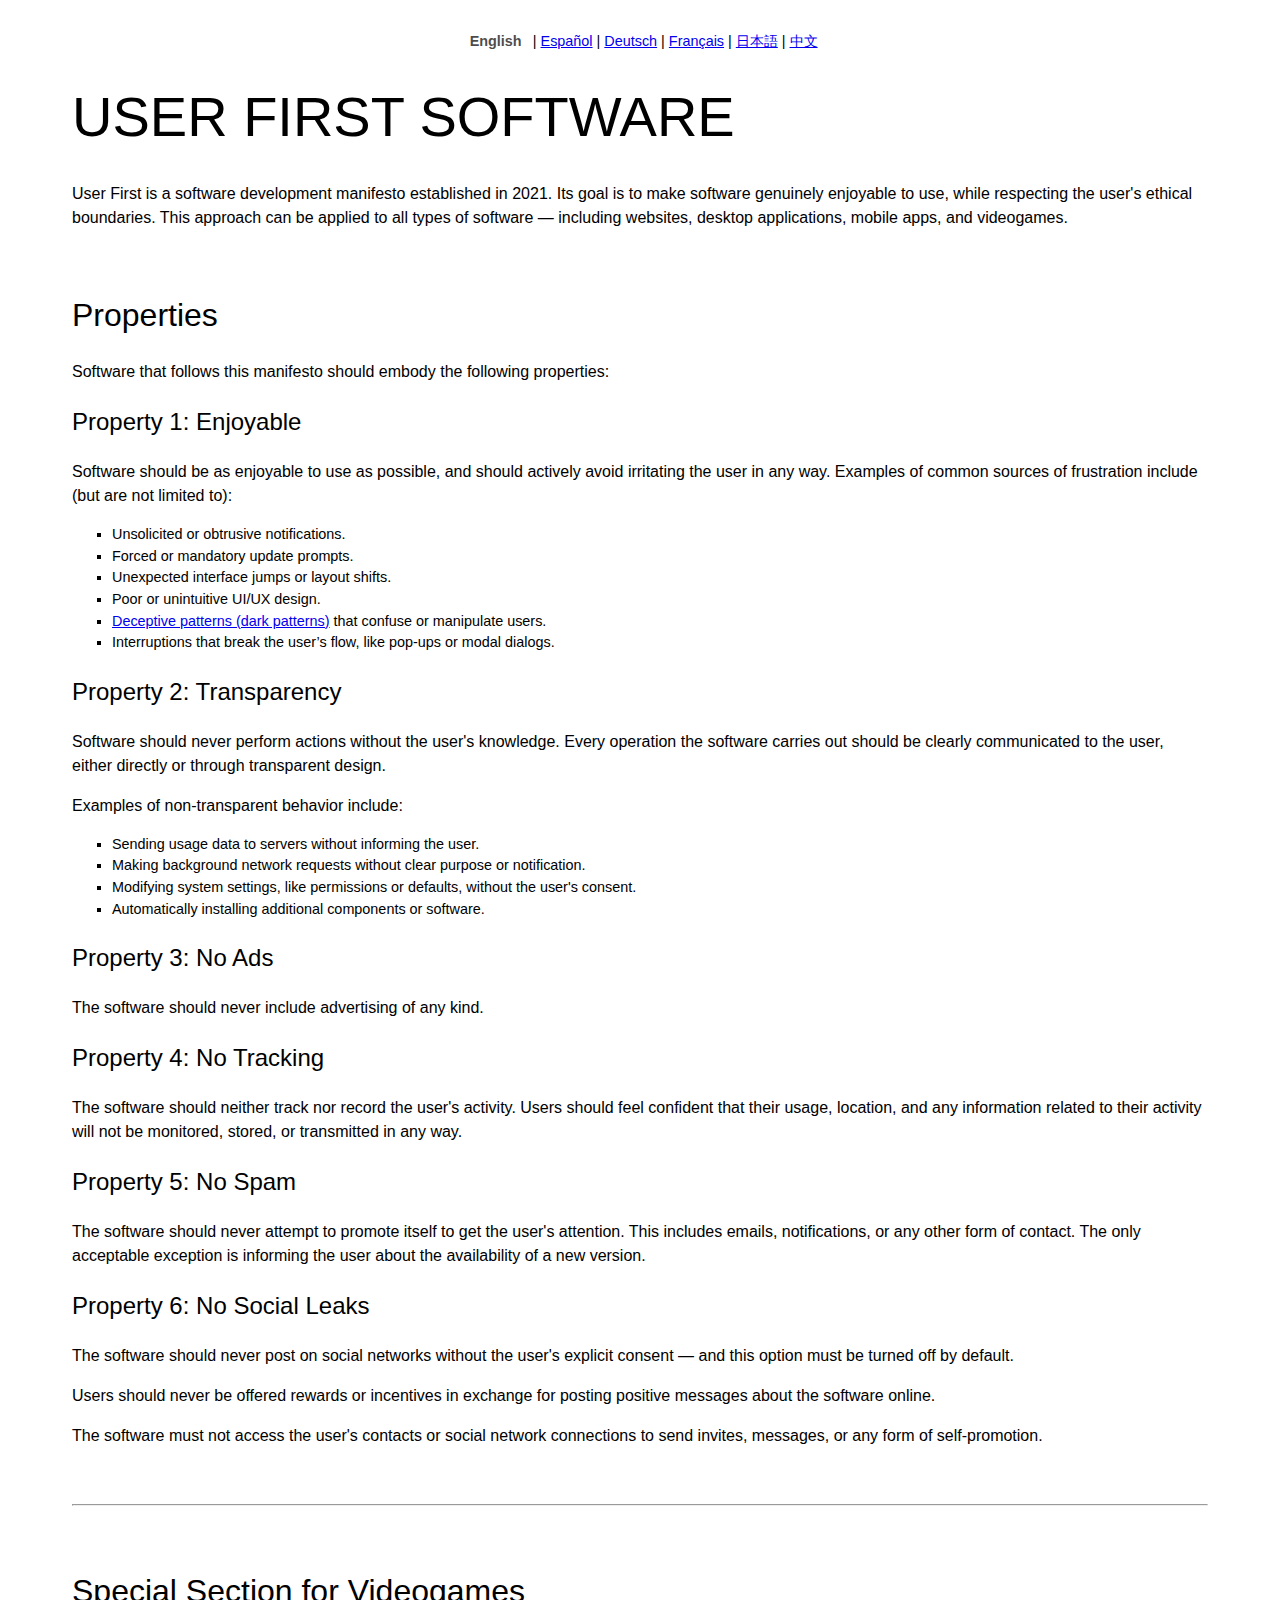
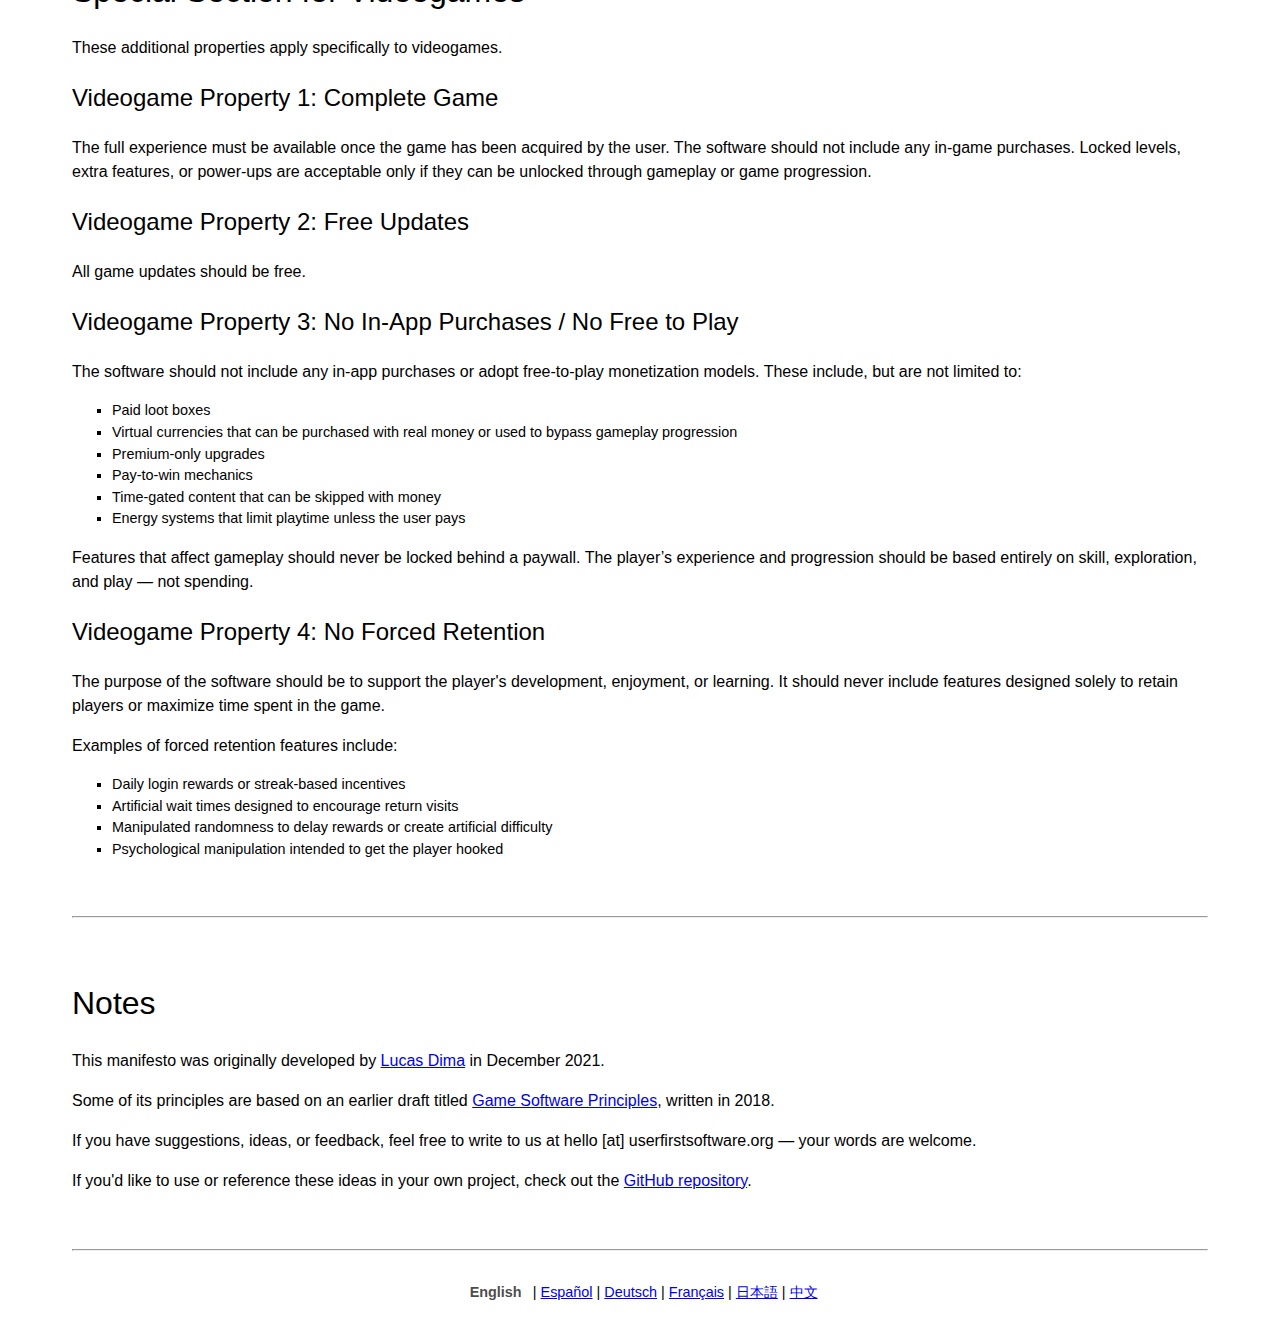
<file: index.html>
<!doctype html>
<html lang="en">
<head>
  <meta charset="utf-8">
  <meta name="viewport" content="width=device-width, initial-scale=1">
  <title>User First Software — A manifesto for ethical software</title>
  <meta name="description" content="User First Software is a manifesto for ethical, user-respecting software — established in 2021.">
  <meta name="author" content="Lucas Dima">

  <link rel="apple-touch-icon" sizes="180x180" href="/apple-touch-icon.png">
  <link rel="icon" type="image/png" sizes="32x32" href="/favicon-32x32.png">
  <link rel="icon" type="image/png" sizes="16x16" href="/favicon-16x16.png">
  <link rel="manifest" href="/site.webmanifest">
  <link rel="stylesheet" href="styles.css">

</head>

<body>

<div class="language-switcher">
  <span>English</span> |
  <a href="/es/">Español</a> |
  <a href="/de/">Deutsch</a> |
  <a href="/fr/">Français</a> |
  <a href="/ja/">日本語</a> |
  <a href="/zh/">中文</a>
</div>

<h1>User First Software</h1>
<p>
  User First is a software development manifesto established in 2021. Its goal is to make software genuinely enjoyable to use, while respecting the user's ethical boundaries. This approach can be applied to all types of software — including websites, desktop applications, mobile apps, and videogames.
</p>
<p>&nbsp;</p>
<h2>Properties</h2>
<p>
  Software that follows this manifesto should embody the following properties:
</p>
<h3>Property 1: Enjoyable</h3>
<p>
  Software should be as enjoyable to use as possible, and should actively avoid irritating the user in any way. Examples of common sources of frustration include (but are not limited to):
</p>
<ul>
  <li>Unsolicited or obtrusive notifications.</li>
  <li>Forced or mandatory update prompts.</li>
  <li>Unexpected interface jumps or layout shifts.</li>
  <li>Poor or unintuitive UI/UX design.</li>
  <li><a href="https://www.deceptive.design/types">Deceptive patterns (dark patterns)</a> that confuse or manipulate users.</li>
  <li>Interruptions that break the user’s flow, like pop-ups or modal dialogs.</li>
</ul>

<h3>Property 2: Transparency</h3>
<p>
  Software should never perform actions without the user's knowledge. Every operation the software carries out should be clearly communicated to the user, either directly or through transparent design.
</p>
<p>
  Examples of non-transparent behavior include:
</p>
<ul>
  <li>Sending usage data to servers without informing the user.</li>
  <li>Making background network requests without clear purpose or notification.</li>
  <li>Modifying system settings, like permissions or defaults, without the user's consent.</li>
  <li>Automatically installing additional components or software.</li>
</ul>


<h3>Property 3: No Ads</h3>
<p>The software should never include advertising of any kind.</p>
<h3>Property 4: No Tracking</h3>
<p>
  The software should neither track nor record the user's activity. Users should feel confident that their usage, location, and any information related to their activity will not be monitored, stored, or transmitted in any way.
</p>
<h3>Property 5: No Spam</h3>
<p>
  The software should never attempt to promote itself to get the user's attention. This includes emails, notifications, or any other form of contact. The only acceptable exception is informing the user about the availability of a new version.
</p>
<h3>Property 6: No Social Leaks</h3>
<p>
  The software should never post on social networks without the user's explicit consent — and this option must be turned off by default.
</p>
<p>
  Users should never be offered rewards or incentives in exchange for posting positive messages about the software online.
</p>
<p>
  The software must not access the user's contacts or social network connections to send invites, messages, or any form of self-promotion.
</p>
<p>&nbsp;</p>
<hr>
<p>&nbsp;</p>
<h2>Special Section for Videogames</h2>
<p>
  These additional properties apply specifically to videogames.
</p>

<h3>Videogame Property 1: Complete Game</h3>
<p>
  The full experience must be available once the game has been acquired by the user. The software should not include any in-game purchases. Locked levels, extra features, or power-ups are acceptable only if they can be unlocked through gameplay or game progression.
</p>

<h3>Videogame Property 2: Free Updates</h3>
<p>
  All game updates should be free.
</p>
<h3>Videogame Property 3: No In-App Purchases / No Free to Play</h3>
<p>
  The software should not include any in-app purchases or adopt free-to-play monetization models. These include, but are not limited to:
</p>
<ul>
  <li>Paid loot boxes</li>
  <li>Virtual currencies that can be purchased with real money or used to bypass gameplay progression</li>
  <li>Premium-only upgrades</li>
  <li>Pay-to-win mechanics</li>
  <li>Time-gated content that can be skipped with money</li>
  <li>Energy systems that limit playtime unless the user pays</li>
</ul>
<p>
  Features that affect gameplay should never be locked behind a paywall. The player’s experience and progression should be based entirely on skill, exploration, and play — not spending.
</p>

<h3>Videogame Property 4: No Forced Retention</h3>
<p>
  The purpose of the software should be to support the player's development, enjoyment, or learning. It should never include features designed solely to retain players or maximize time spent in the game.
</p>
<p>
  Examples of forced retention features include:
</p>
<ul>
  <li>Daily login rewards or streak-based incentives</li>
  <li>Artificial wait times designed to encourage return visits</li>
  <li>Manipulated randomness to delay rewards or create artificial difficulty</li>
  <li>Psychological manipulation intended to get the player hooked</li>
</ul>
<p>&nbsp;</p>
<hr>
<p>&nbsp;</p>
<h2>Notes</h2>
<p>
  This manifesto was originally developed by <a href="https://linktree.lucasdima.com/">Lucas Dima</a> in December 2021.
</p>
<p>
  Some of its principles are based on an earlier draft titled <a href="http://arithmomania.lucasdima.com/2018/05/13/software-manifesto-5/">Game Software Principles</a>, written in 2018.
</p>
<p>
  If you have suggestions, ideas, or feedback, feel free to write to us at hello [at] userfirstsoftware.org — your words are welcome.
</p>
<p>
  If you'd like to use or reference these ideas in your own project, check out the <a href="https://github.com/lucdima/user-first-software">GitHub repository</a>.
</p>
<p>&nbsp;</p>
<hr>
<div class="language-switcher">
  <span>English</span> |
  <a href="/es/">Español</a> |
  <a href="/de/">Deutsch</a> |
  <a href="/fr/">Français</a> |
  <a href="/ja/">日本語</a> |
  <a href="/zh/">中文</a>
</div>
</body>
</html>
</file>
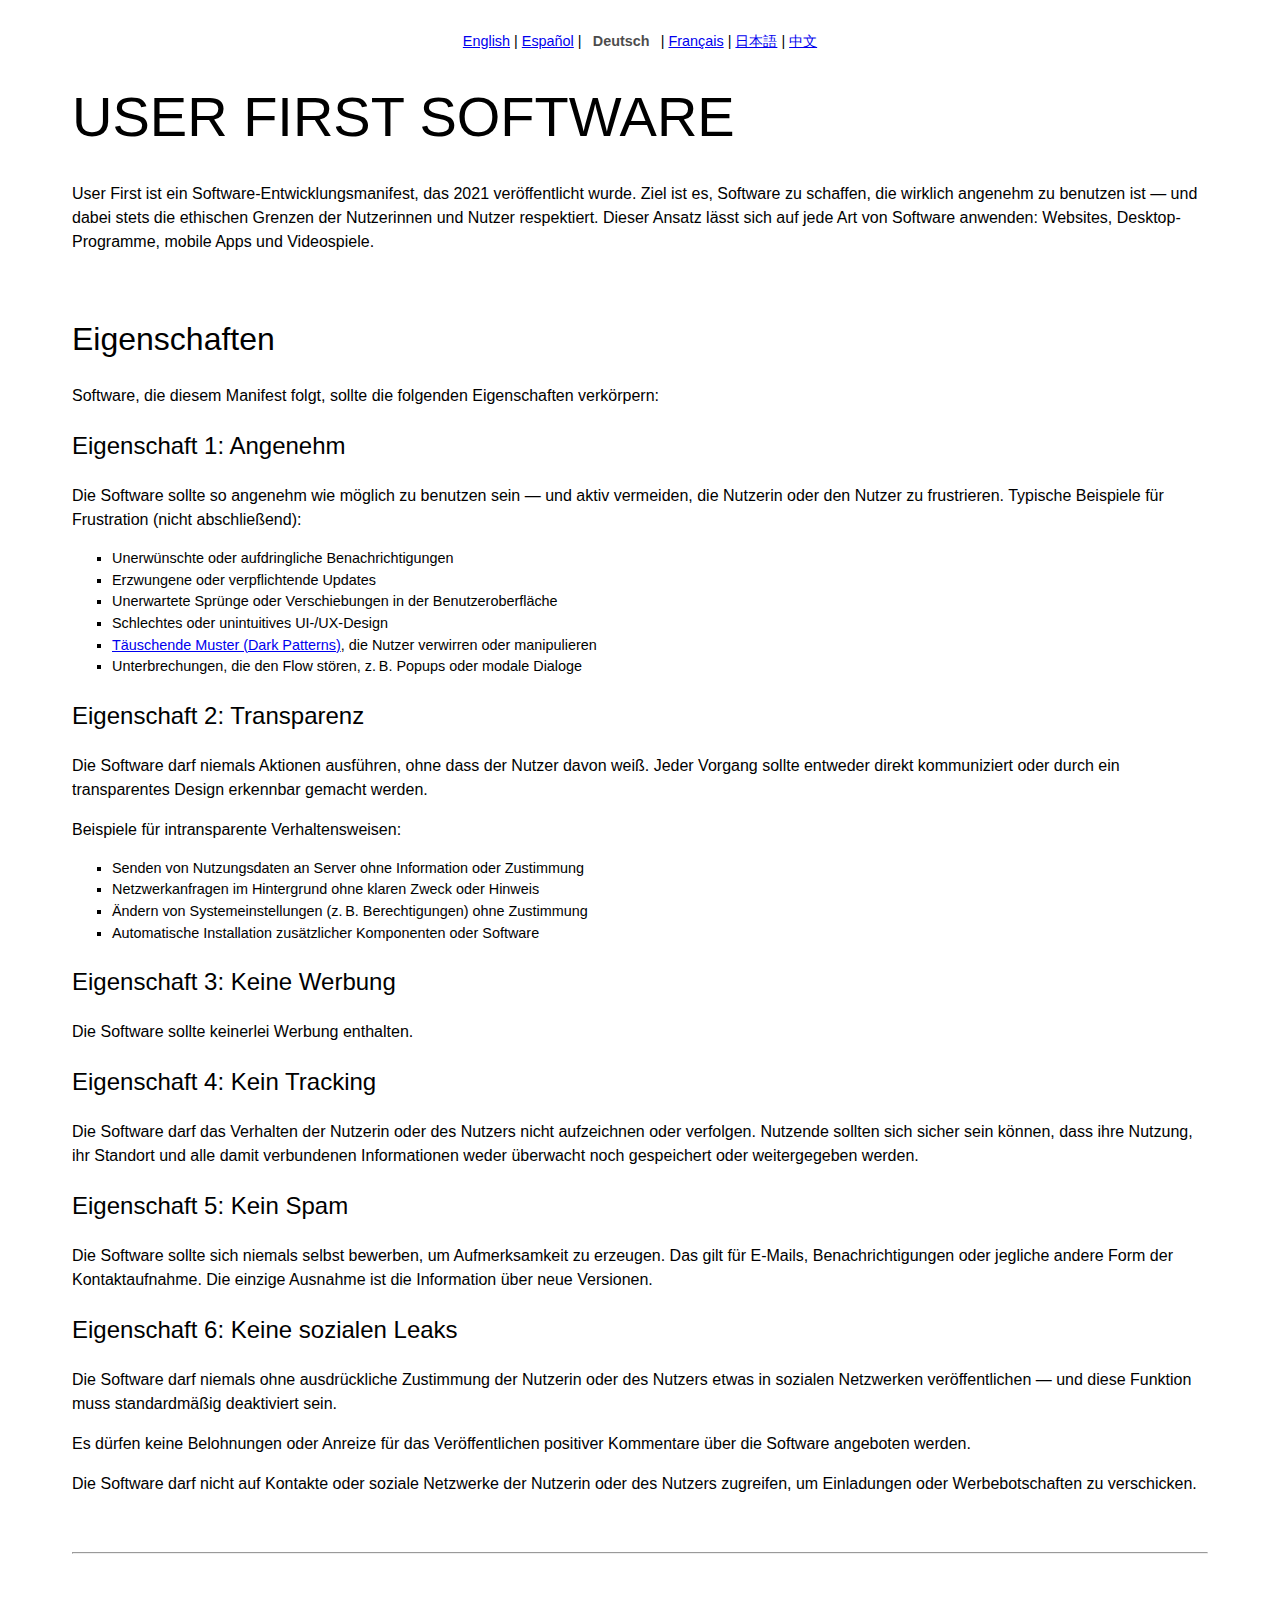
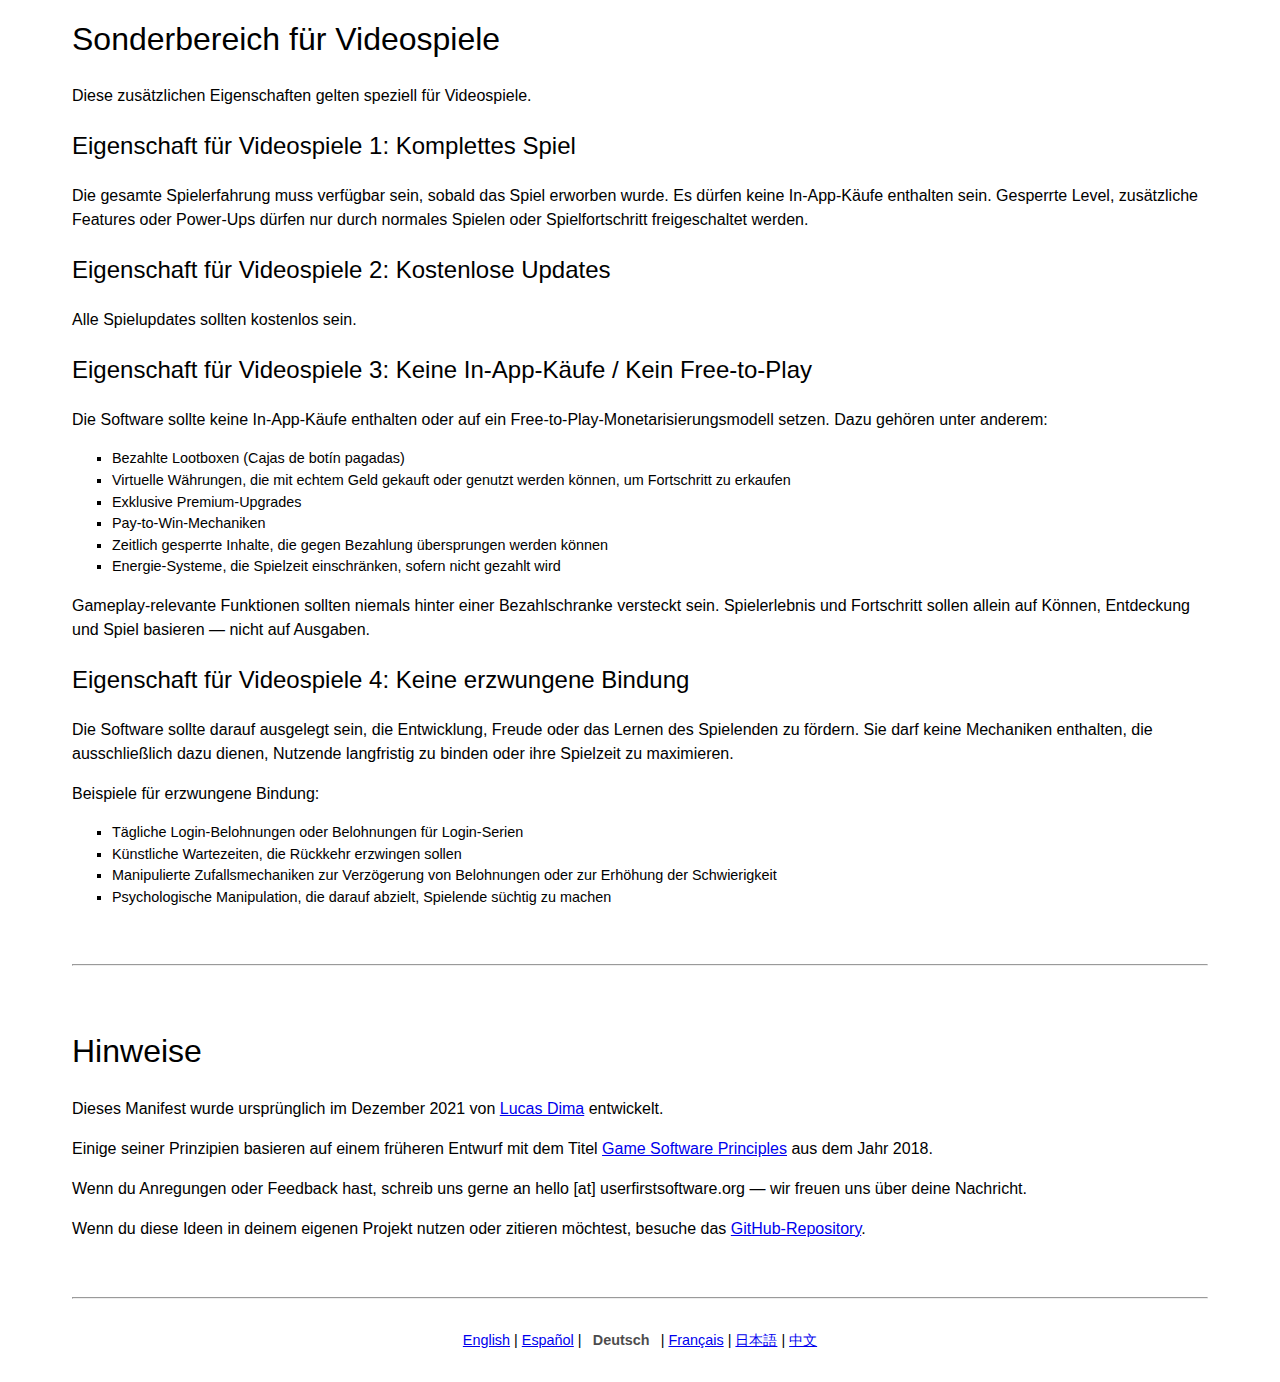
<file: de/index.html>
<!doctype html>
<html lang="de">
<head>
  <meta charset="utf-8">
  <meta name="viewport" content="width=device-width, initial-scale=1">
  <title>User First Software — Ein Manifest für ethische Software</title>
  <meta name="description" content="User First Software ist ein Manifest für ethische, benutzerfreundliche Software — veröffentlicht 2021.">
  <meta name="author" content="Lucas Dima">
  <link rel="stylesheet" href="/styles.css">
</head>

<body>

<div class="language-switcher">
  <a href="/">English</a> |
  <a href="/es/">Español</a> |
  <span>Deutsch</span> |
  <a href="/fr/">Français</a> |
  <a href="/ja/">日本語</a> |
  <a href="/zh/">中文</a>
</div>

<h1>User First Software</h1>
<p>
  User First ist ein Software-Entwicklungsmanifest, das 2021 veröffentlicht wurde. Ziel ist es, Software zu schaffen, die wirklich angenehm zu benutzen ist — und dabei stets die ethischen Grenzen der Nutzerinnen und Nutzer respektiert. Dieser Ansatz lässt sich auf jede Art von Software anwenden: Websites, Desktop-Programme, mobile Apps und Videospiele.
</p>
<p>&nbsp;</p>
<h2>Eigenschaften</h2>
<p>
  Software, die diesem Manifest folgt, sollte die folgenden Eigenschaften verkörpern:
</p>

<h3>Eigenschaft 1: Angenehm</h3>
<p>
  Die Software sollte so angenehm wie möglich zu benutzen sein — und aktiv vermeiden, die Nutzerin oder den Nutzer zu frustrieren. Typische Beispiele für Frustration (nicht abschließend):
</p>
<ul>
  <li>Unerwünschte oder aufdringliche Benachrichtigungen</li>
  <li>Erzwungene oder verpflichtende Updates</li>
  <li>Unerwartete Sprünge oder Verschiebungen in der Benutzeroberfläche</li>
  <li>Schlechtes oder unintuitives UI-/UX-Design</li>
  <li><a href="https://www.deceptive.design/types">Täuschende Muster (Dark Patterns)</a>, die Nutzer verwirren oder manipulieren</li>
  <li>Unterbrechungen, die den Flow stören, z. B. Popups oder modale Dialoge</li>
</ul>

<h3>Eigenschaft 2: Transparenz</h3>
<p>
  Die Software darf niemals Aktionen ausführen, ohne dass der Nutzer davon weiß. Jeder Vorgang sollte entweder direkt kommuniziert oder durch ein transparentes Design erkennbar gemacht werden.
</p>
<p>
  Beispiele für intransparente Verhaltensweisen:
</p>
<ul>
  <li>Senden von Nutzungsdaten an Server ohne Information oder Zustimmung</li>
  <li>Netzwerkanfragen im Hintergrund ohne klaren Zweck oder Hinweis</li>
  <li>Ändern von Systemeinstellungen (z. B. Berechtigungen) ohne Zustimmung</li>
  <li>Automatische Installation zusätzlicher Komponenten oder Software</li>
</ul>

<h3>Eigenschaft 3: Keine Werbung</h3>
<p>
  Die Software sollte keinerlei Werbung enthalten.
</p>

<h3>Eigenschaft 4: Kein Tracking</h3>
<p>
  Die Software darf das Verhalten der Nutzerin oder des Nutzers nicht aufzeichnen oder verfolgen. Nutzende sollten sich sicher sein können, dass ihre Nutzung, ihr Standort und alle damit verbundenen Informationen weder überwacht noch gespeichert oder weitergegeben werden.
</p>

<h3>Eigenschaft 5: Kein Spam</h3>
<p>
  Die Software sollte sich niemals selbst bewerben, um Aufmerksamkeit zu erzeugen. Das gilt für E-Mails, Benachrichtigungen oder jegliche andere Form der Kontaktaufnahme. Die einzige Ausnahme ist die Information über neue Versionen.
</p>

<h3>Eigenschaft 6: Keine sozialen Leaks</h3>
<p>
  Die Software darf niemals ohne ausdrückliche Zustimmung der Nutzerin oder des Nutzers etwas in sozialen Netzwerken veröffentlichen — und diese Funktion muss standardmäßig deaktiviert sein.
</p>
<p>
  Es dürfen keine Belohnungen oder Anreize für das Veröffentlichen positiver Kommentare über die Software angeboten werden.
</p>
<p>
  Die Software darf nicht auf Kontakte oder soziale Netzwerke der Nutzerin oder des Nutzers zugreifen, um Einladungen oder Werbebotschaften zu verschicken.
</p>
<p>&nbsp;</p>
<hr>
<p>&nbsp;</p>
<h2>Sonderbereich für Videospiele</h2>
<p>
  Diese zusätzlichen Eigenschaften gelten speziell für Videospiele.
</p>

<h3>Eigenschaft für Videospiele 1: Komplettes Spiel</h3>
<p>
  Die gesamte Spielerfahrung muss verfügbar sein, sobald das Spiel erworben wurde. Es dürfen keine In-App-Käufe enthalten sein. Gesperrte Level, zusätzliche Features oder Power-Ups dürfen nur durch normales Spielen oder Spielfortschritt freigeschaltet werden.
</p>

<h3>Eigenschaft für Videospiele 2: Kostenlose Updates</h3>
<p>
  Alle Spielupdates sollten kostenlos sein.
</p>

<h3>Eigenschaft für Videospiele 3: Keine In-App-Käufe / Kein Free-to-Play</h3>
<p>
  Die Software sollte keine In-App-Käufe enthalten oder auf ein Free-to-Play-Monetarisierungsmodell setzen. Dazu gehören unter anderem:
</p>
<ul>
  <li>Bezahlte Lootboxen (Cajas de botín pagadas)</li>
  <li>Virtuelle Währungen, die mit echtem Geld gekauft oder genutzt werden können, um Fortschritt zu erkaufen</li>
  <li>Exklusive Premium-Upgrades</li>
  <li>Pay-to-Win-Mechaniken</li>
  <li>Zeitlich gesperrte Inhalte, die gegen Bezahlung übersprungen werden können</li>
  <li>Energie-Systeme, die Spielzeit einschränken, sofern nicht gezahlt wird</li>
</ul>
<p>
  Gameplay-relevante Funktionen sollten niemals hinter einer Bezahlschranke versteckt sein. Spielerlebnis und Fortschritt sollen allein auf Können, Entdeckung und Spiel basieren — nicht auf Ausgaben.
</p>

<h3>Eigenschaft für Videospiele 4: Keine erzwungene Bindung</h3>
<p>
  Die Software sollte darauf ausgelegt sein, die Entwicklung, Freude oder das Lernen des Spielenden zu fördern. Sie darf keine Mechaniken enthalten, die ausschließlich dazu dienen, Nutzende langfristig zu binden oder ihre Spielzeit zu maximieren.
</p>
<p>
  Beispiele für erzwungene Bindung:
</p>
<ul>
  <li>Tägliche Login-Belohnungen oder Belohnungen für Login-Serien</li>
  <li>Künstliche Wartezeiten, die Rückkehr erzwingen sollen</li>
  <li>Manipulierte Zufallsmechaniken zur Verzögerung von Belohnungen oder zur Erhöhung der Schwierigkeit</li>
  <li>Psychologische Manipulation, die darauf abzielt, Spielende süchtig zu machen</li>
</ul>
<p>&nbsp;</p>
<hr>
<p>&nbsp;</p>

<h2>Hinweise</h2>
<p>
  Dieses Manifest wurde ursprünglich im Dezember 2021 von <a href="https://linktree.lucasdima.com/">Lucas Dima</a> entwickelt.
</p>
<p>
  Einige seiner Prinzipien basieren auf einem früheren Entwurf mit dem Titel <a href="http://arithmomania.lucasdima.com/2018/05/13/software-manifesto-5/">Game Software Principles</a> aus dem Jahr 2018.
</p>
<p>
  Wenn du Anregungen oder Feedback hast, schreib uns gerne an hello [at] userfirstsoftware.org — wir freuen uns über deine Nachricht.
</p>
<p>
  Wenn du diese Ideen in deinem eigenen Projekt nutzen oder zitieren möchtest, besuche das <a href="https://github.com/lucdima/user-first-software">GitHub-Repository</a>.
</p>

<p>&nbsp;</p>
<hr>

<div class="language-switcher">
  <a href="/">English</a> |
  <a href="/es/">Español</a> |
  <span>Deutsch</span> |
  <a href="/fr/">Français</a> |
  <a href="/ja/">日本語</a> |
  <a href="/zh/">中文</a>
</div>

</body>
</html>
</file>
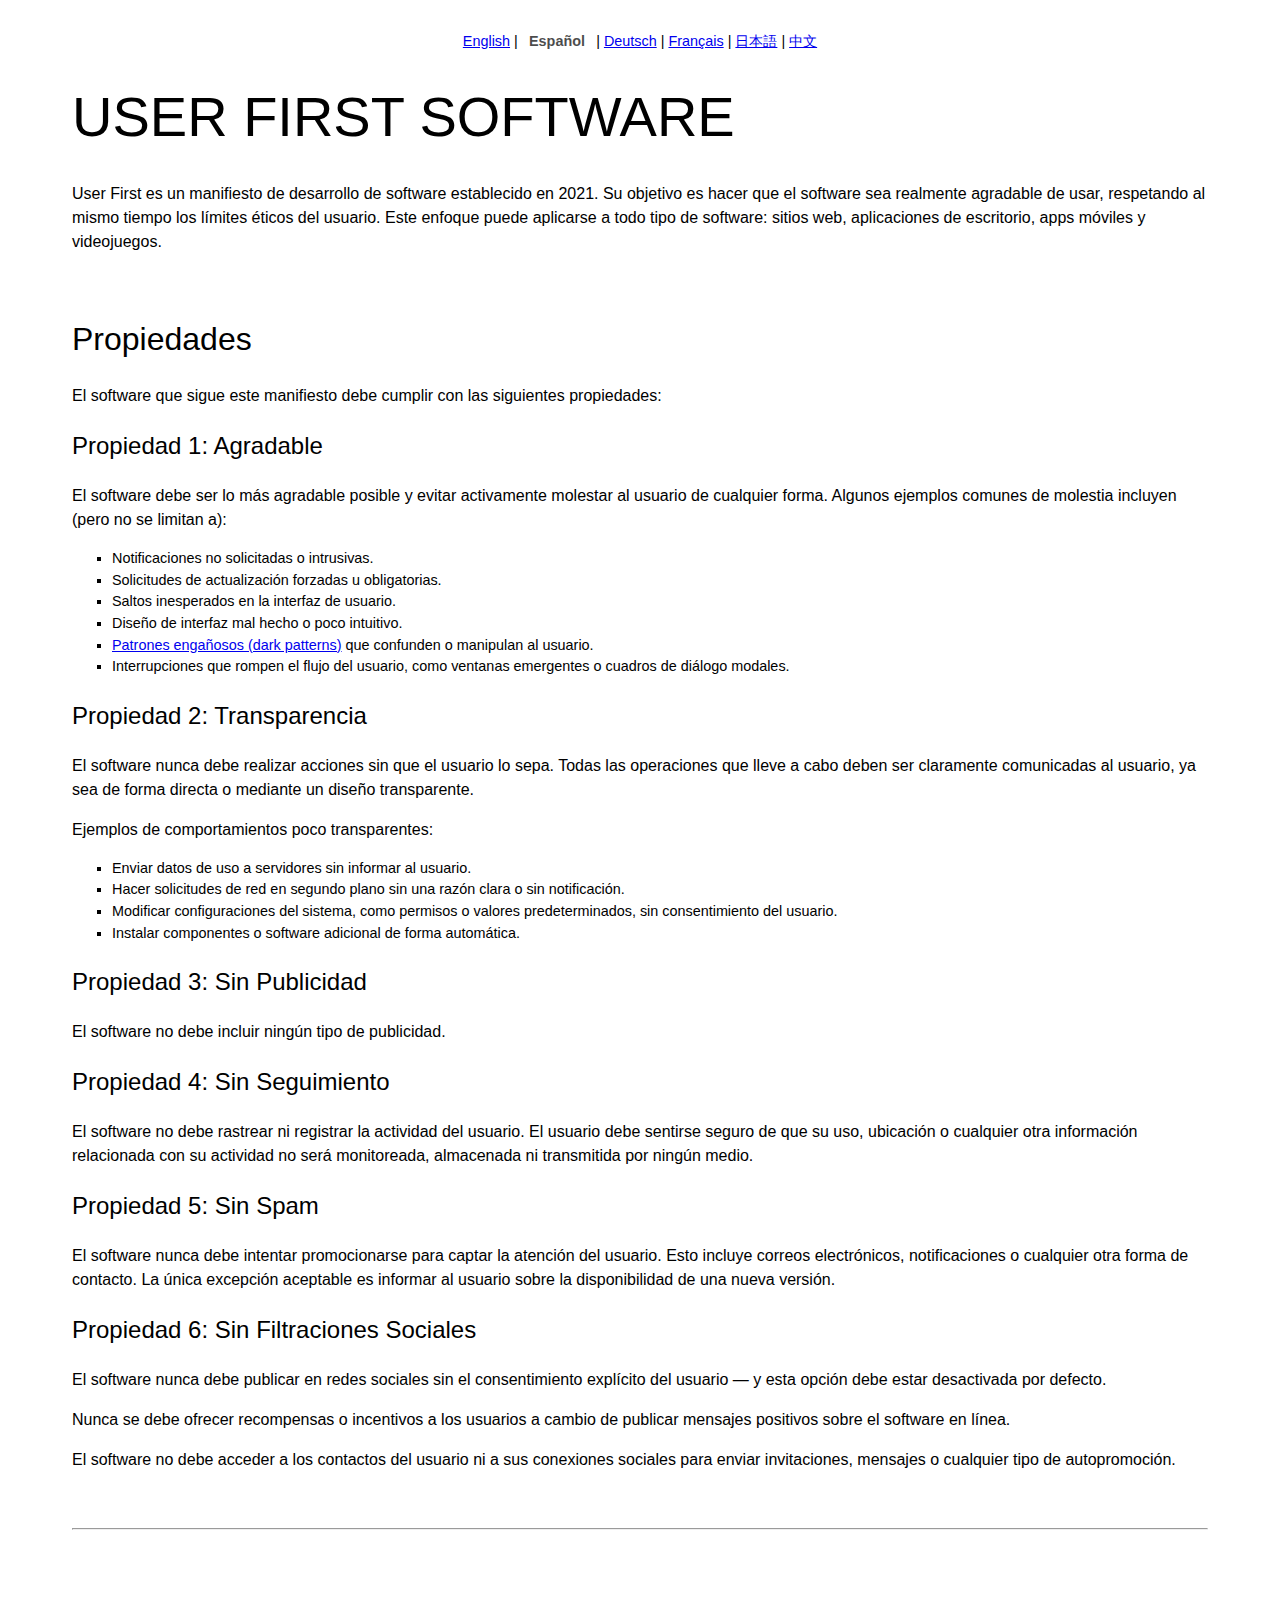
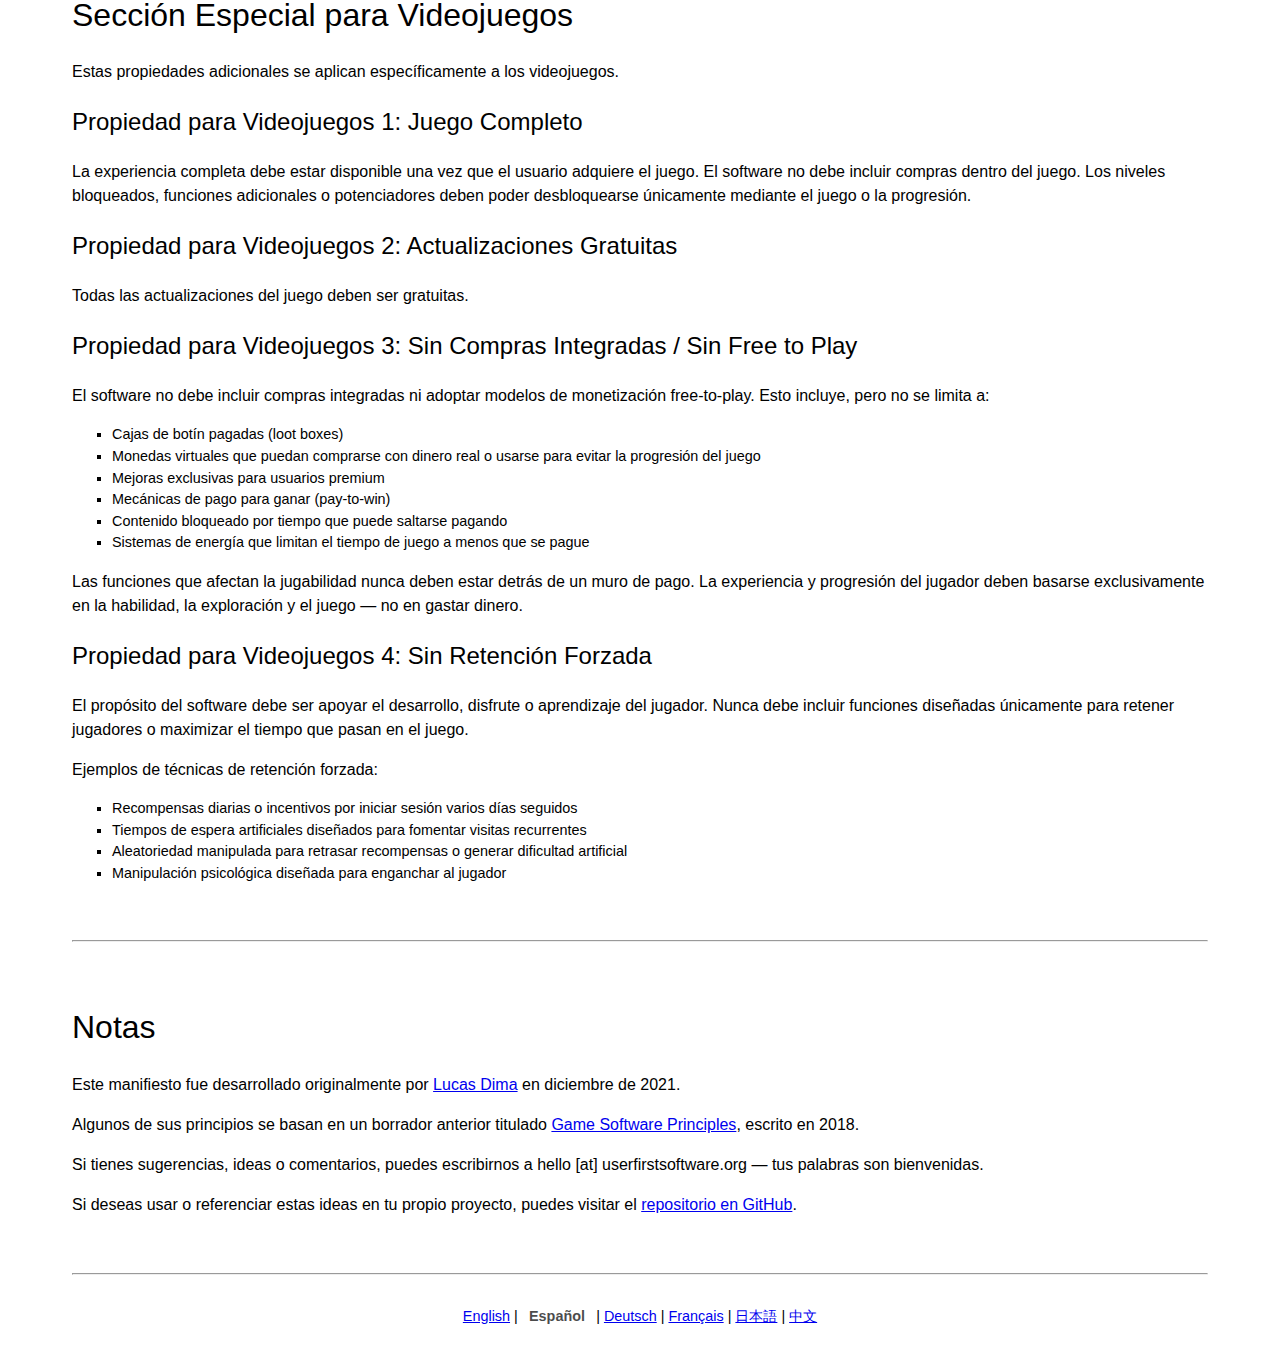
<file: es/index.html>
<!doctype html>
<html lang="es">
<head>
  <meta charset="utf-8">
  <meta name="viewport" content="width=device-width, initial-scale=1">
  <title>User First Software — Un manifiesto para software ético</title>
  <meta name="description" content="User First Software es un manifiesto para crear software ético que respeta al usuario — establecido en 2021.">
  <meta name="author" content="Lucas Dima">
  <link rel="stylesheet" href="/styles.css">
</head>

<body>

<div class="language-switcher">
  <a href="/">English</a> |
  <span>Español</span> |
  <a href="/de/">Deutsch</a> |
  <a href="/fr/">Français</a> |
  <a href="/ja/">日本語</a> |
  <a href="/zh/">中文</a>
</div>

<h1>User First Software</h1>
<p>
  User First es un manifiesto de desarrollo de software establecido en 2021. Su objetivo es hacer que el software sea realmente agradable de usar, respetando al mismo tiempo los límites éticos del usuario. Este enfoque puede aplicarse a todo tipo de software: sitios web, aplicaciones de escritorio, apps móviles y videojuegos.
</p>
<p>&nbsp;</p>
<h2>Propiedades</h2>
<p>
  El software que sigue este manifiesto debe cumplir con las siguientes propiedades:
</p>

<h3>Propiedad 1: Agradable</h3>
<p>
  El software debe ser lo más agradable posible y evitar activamente molestar al usuario de cualquier forma. Algunos ejemplos comunes de molestia incluyen (pero no se limitan a):
</p>
<ul>
  <li>Notificaciones no solicitadas o intrusivas.</li>
  <li>Solicitudes de actualización forzadas u obligatorias.</li>
  <li>Saltos inesperados en la interfaz de usuario.</li>
  <li>Diseño de interfaz mal hecho o poco intuitivo.</li>
  <li><a href="https://www.deceptive.design/types">Patrones engañosos (dark patterns)</a> que confunden o manipulan al usuario.</li>
  <li>Interrupciones que rompen el flujo del usuario, como ventanas emergentes o cuadros de diálogo modales.</li>
</ul>

<h3>Propiedad 2: Transparencia</h3>
<p>
  El software nunca debe realizar acciones sin que el usuario lo sepa. Todas las operaciones que lleve a cabo deben ser claramente comunicadas al usuario, ya sea de forma directa o mediante un diseño transparente.
</p>
<p>
  Ejemplos de comportamientos poco transparentes:
</p>
<ul>
  <li>Enviar datos de uso a servidores sin informar al usuario.</li>
  <li>Hacer solicitudes de red en segundo plano sin una razón clara o sin notificación.</li>
  <li>Modificar configuraciones del sistema, como permisos o valores predeterminados, sin consentimiento del usuario.</li>
  <li>Instalar componentes o software adicional de forma automática.</li>
</ul>

<h3>Propiedad 3: Sin Publicidad</h3>
<p>
  El software no debe incluir ningún tipo de publicidad.
</p>

<h3>Propiedad 4: Sin Seguimiento</h3>
<p>
  El software no debe rastrear ni registrar la actividad del usuario. El usuario debe sentirse seguro de que su uso, ubicación o cualquier otra información relacionada con su actividad no será monitoreada, almacenada ni transmitida por ningún medio.
</p>

<h3>Propiedad 5: Sin Spam</h3>
<p>
  El software nunca debe intentar promocionarse para captar la atención del usuario. Esto incluye correos electrónicos, notificaciones o cualquier otra forma de contacto. La única excepción aceptable es informar al usuario sobre la disponibilidad de una nueva versión.
</p>

<h3>Propiedad 6: Sin Filtraciones Sociales</h3>
<p>
  El software nunca debe publicar en redes sociales sin el consentimiento explícito del usuario — y esta opción debe estar desactivada por defecto.
</p>
<p>
  Nunca se debe ofrecer recompensas o incentivos a los usuarios a cambio de publicar mensajes positivos sobre el software en línea.
</p>
<p>
  El software no debe acceder a los contactos del usuario ni a sus conexiones sociales para enviar invitaciones, mensajes o cualquier tipo de autopromoción.
</p>
<p>&nbsp;</p>
<hr>
<p>&nbsp;</p>
<h2>Sección Especial para Videojuegos</h2>
<p>
  Estas propiedades adicionales se aplican específicamente a los videojuegos.
</p>

<h3>Propiedad para Videojuegos 1: Juego Completo</h3>
<p>
  La experiencia completa debe estar disponible una vez que el usuario adquiere el juego. El software no debe incluir compras dentro del juego. Los niveles bloqueados, funciones adicionales o potenciadores deben poder desbloquearse únicamente mediante el juego o la progresión.
</p>

<h3>Propiedad para Videojuegos 2: Actualizaciones Gratuitas</h3>
<p>
  Todas las actualizaciones del juego deben ser gratuitas.
</p>

<h3>Propiedad para Videojuegos 3: Sin Compras Integradas / Sin Free to Play</h3>
<p>
  El software no debe incluir compras integradas ni adoptar modelos de monetización free-to-play. Esto incluye, pero no se limita a:
</p>
<ul>
  <li>Cajas de botín pagadas (loot boxes)</li>
  <li>Monedas virtuales que puedan comprarse con dinero real o usarse para evitar la progresión del juego</li>
  <li>Mejoras exclusivas para usuarios premium</li>
  <li>Mecánicas de pago para ganar (pay-to-win)</li>
  <li>Contenido bloqueado por tiempo que puede saltarse pagando</li>
  <li>Sistemas de energía que limitan el tiempo de juego a menos que se pague</li>
</ul>
<p>
  Las funciones que afectan la jugabilidad nunca deben estar detrás de un muro de pago. La experiencia y progresión del jugador deben basarse exclusivamente en la habilidad, la exploración y el juego — no en gastar dinero.
</p>

<h3>Propiedad para Videojuegos 4: Sin Retención Forzada</h3>
<p>
  El propósito del software debe ser apoyar el desarrollo, disfrute o aprendizaje del jugador. Nunca debe incluir funciones diseñadas únicamente para retener jugadores o maximizar el tiempo que pasan en el juego.
</p>
<p>
  Ejemplos de técnicas de retención forzada:
</p>
<ul>
  <li>Recompensas diarias o incentivos por iniciar sesión varios días seguidos</li>
  <li>Tiempos de espera artificiales diseñados para fomentar visitas recurrentes</li>
  <li>Aleatoriedad manipulada para retrasar recompensas o generar dificultad artificial</li>
  <li>Manipulación psicológica diseñada para enganchar al jugador</li>
</ul>
<p>&nbsp;</p>
<hr>
<p>&nbsp;</p>
<h2>Notas</h2>
<p>
  Este manifiesto fue desarrollado originalmente por <a href="https://linktree.lucasdima.com/">Lucas Dima</a> en diciembre de 2021.
</p>
<p>
  Algunos de sus principios se basan en un borrador anterior titulado <a href="http://arithmomania.lucasdima.com/2018/05/13/software-manifesto-5/">Game Software Principles</a>, escrito en 2018.
</p>
<p>
  Si tienes sugerencias, ideas o comentarios, puedes escribirnos a hello [at] userfirstsoftware.org — tus palabras son bienvenidas.
</p>
<p>
  Si deseas usar o referenciar estas ideas en tu propio proyecto, puedes visitar el <a href="https://github.com/lucdima/user-first-software">repositorio en GitHub</a>.
</p>

<p>&nbsp;</p>
<hr>

<div class="language-switcher">
  <a href="/">English</a> |
  <span>Español</span> |
  <a href="/de/">Deutsch</a> |
  <a href="/fr/">Français</a> |
  <a href="/ja/">日本語</a> |
  <a href="/zh/">中文</a>
</div>

</body>
</html>
</file>
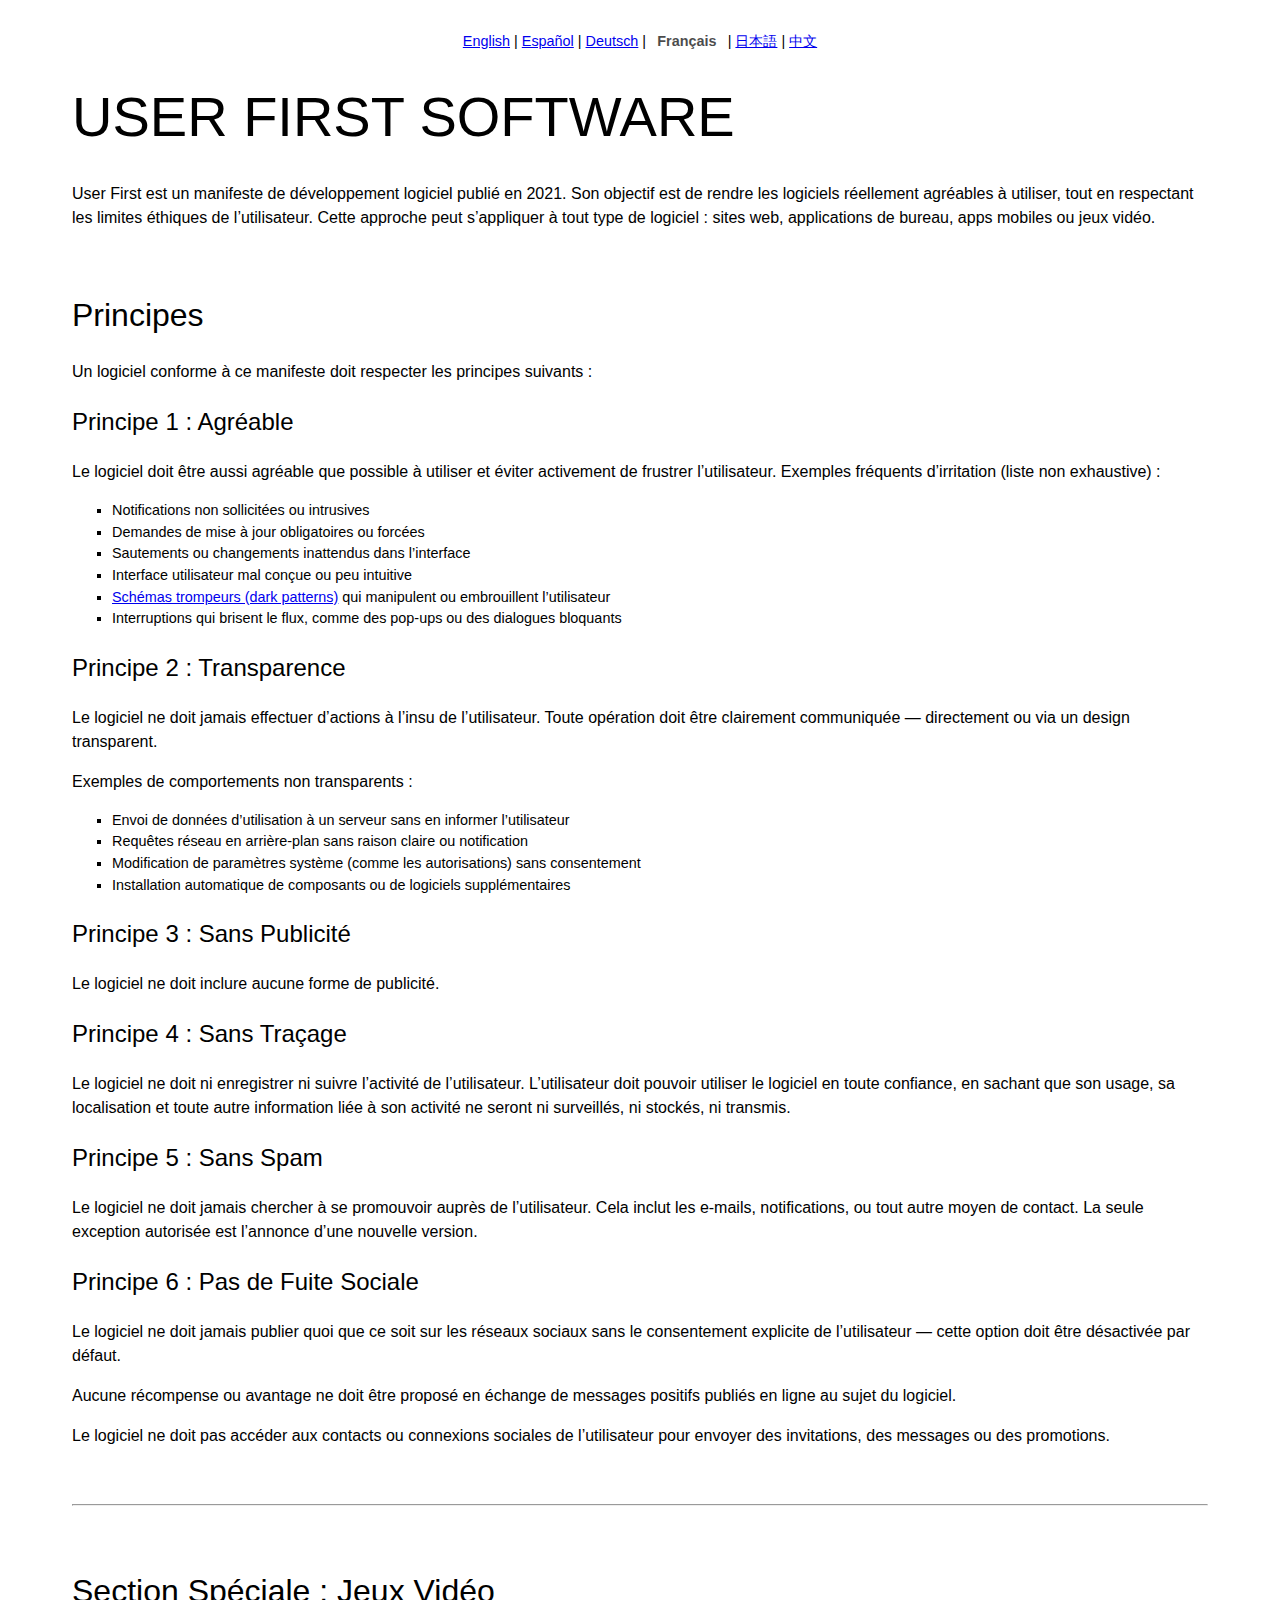
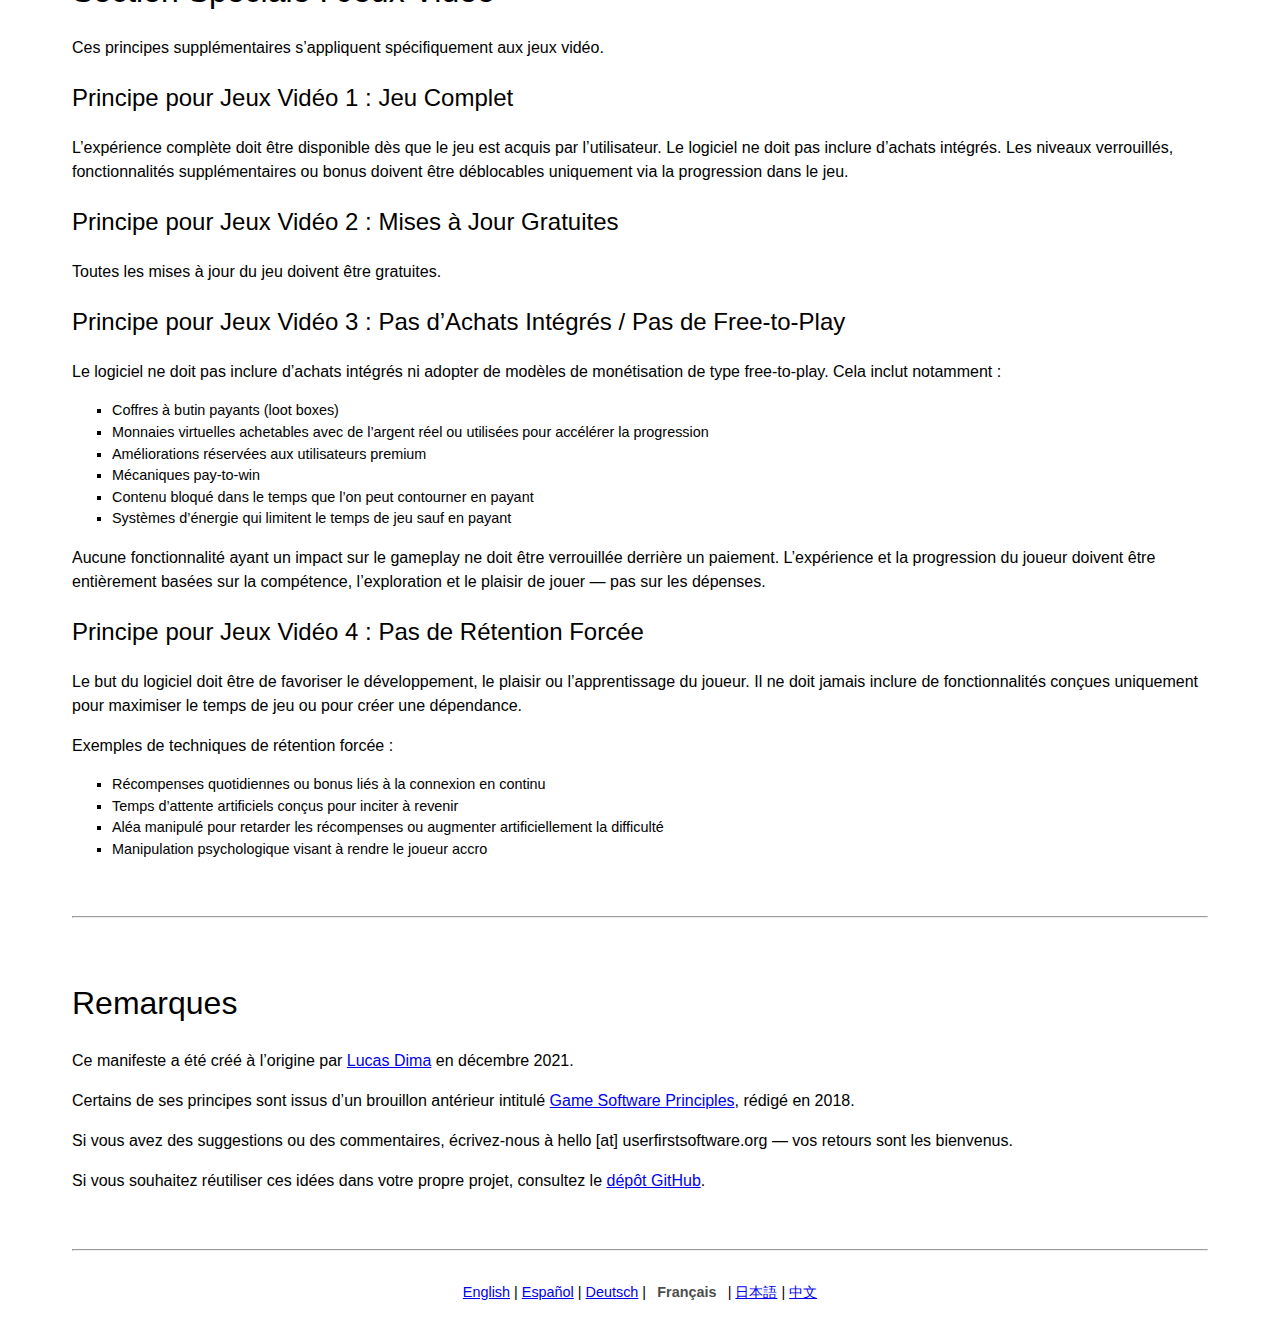
<file: fr/index.html>
<!doctype html>
<html lang="fr">
<head>
  <meta charset="utf-8">
  <meta name="viewport" content="width=device-width, initial-scale=1">
  <title>User First Software — Un manifeste pour un logiciel éthique</title>
  <meta name="description" content="User First Software est un manifeste pour créer des logiciels éthiques et respectueux des utilisateurs — publié en 2021.">
  <meta name="author" content="Lucas Dima">
  <link rel="stylesheet" href="/styles.css">
</head>

<body>

<div class="language-switcher">
  <a href="/">English</a> |
  <a href="/es/">Español</a> |
  <a href="/de/">Deutsch</a> |
  <span>Français</span> |
  <a href="/ja/">日本語</a> |
  <a href="/zh/">中文</a>
</div>

<h1>User First Software</h1>
<p>
  User First est un manifeste de développement logiciel publié en 2021. Son objectif est de rendre les logiciels réellement agréables à utiliser, tout en respectant les limites éthiques de l’utilisateur. Cette approche peut s’appliquer à tout type de logiciel : sites web, applications de bureau, apps mobiles ou jeux vidéo.
</p>
<p>&nbsp;</p>
<h2>Principes</h2>
<p>
  Un logiciel conforme à ce manifeste doit respecter les principes suivants :
</p>

<h3>Principe 1 : Agréable</h3>
<p>
  Le logiciel doit être aussi agréable que possible à utiliser et éviter activement de frustrer l’utilisateur. Exemples fréquents d’irritation (liste non exhaustive) :
</p>
<ul>
  <li>Notifications non sollicitées ou intrusives</li>
  <li>Demandes de mise à jour obligatoires ou forcées</li>
  <li>Sautements ou changements inattendus dans l’interface</li>
  <li>Interface utilisateur mal conçue ou peu intuitive</li>
  <li><a href="https://www.deceptive.design/types">Schémas trompeurs (dark patterns)</a> qui manipulent ou embrouillent l’utilisateur</li>
  <li>Interruptions qui brisent le flux, comme des pop-ups ou des dialogues bloquants</li>
</ul>

<h3>Principe 2 : Transparence</h3>
<p>
  Le logiciel ne doit jamais effectuer d’actions à l’insu de l’utilisateur. Toute opération doit être clairement communiquée — directement ou via un design transparent.
</p>
<p>
  Exemples de comportements non transparents :
</p>
<ul>
  <li>Envoi de données d’utilisation à un serveur sans en informer l’utilisateur</li>
  <li>Requêtes réseau en arrière-plan sans raison claire ou notification</li>
  <li>Modification de paramètres système (comme les autorisations) sans consentement</li>
  <li>Installation automatique de composants ou de logiciels supplémentaires</li>
</ul>

<h3>Principe 3 : Sans Publicité</h3>
<p>
  Le logiciel ne doit inclure aucune forme de publicité.
</p>

<h3>Principe 4 : Sans Traçage</h3>
<p>
  Le logiciel ne doit ni enregistrer ni suivre l’activité de l’utilisateur. L’utilisateur doit pouvoir utiliser le logiciel en toute confiance, en sachant que son usage, sa localisation et toute autre information liée à son activité ne seront ni surveillés, ni stockés, ni transmis.
</p>

<h3>Principe 5 : Sans Spam</h3>
<p>
  Le logiciel ne doit jamais chercher à se promouvoir auprès de l’utilisateur. Cela inclut les e-mails, notifications, ou tout autre moyen de contact. La seule exception autorisée est l’annonce d’une nouvelle version.
</p>

<h3>Principe 6 : Pas de Fuite Sociale</h3>
<p>
  Le logiciel ne doit jamais publier quoi que ce soit sur les réseaux sociaux sans le consentement explicite de l’utilisateur — cette option doit être désactivée par défaut.
</p>
<p>
  Aucune récompense ou avantage ne doit être proposé en échange de messages positifs publiés en ligne au sujet du logiciel.
</p>
<p>
  Le logiciel ne doit pas accéder aux contacts ou connexions sociales de l’utilisateur pour envoyer des invitations, des messages ou des promotions.
</p>
<p>&nbsp;</p>
<hr>
<p>&nbsp;</p>
<h2>Section Spéciale : Jeux Vidéo</h2>
<p>
  Ces principes supplémentaires s’appliquent spécifiquement aux jeux vidéo.
</p>

<h3>Principe pour Jeux Vidéo 1 : Jeu Complet</h3>
<p>
  L’expérience complète doit être disponible dès que le jeu est acquis par l’utilisateur. Le logiciel ne doit pas inclure d’achats intégrés. Les niveaux verrouillés, fonctionnalités supplémentaires ou bonus doivent être déblocables uniquement via la progression dans le jeu.
</p>

<h3>Principe pour Jeux Vidéo 2 : Mises à Jour Gratuites</h3>
<p>
  Toutes les mises à jour du jeu doivent être gratuites.
</p>

<h3>Principe pour Jeux Vidéo 3 : Pas d’Achats Intégrés / Pas de Free-to-Play</h3>
<p>
  Le logiciel ne doit pas inclure d’achats intégrés ni adopter de modèles de monétisation de type free-to-play. Cela inclut notamment :
</p>
<ul>
  <li>Coffres à butin payants (loot boxes)</li>
  <li>Monnaies virtuelles achetables avec de l’argent réel ou utilisées pour accélérer la progression</li>
  <li>Améliorations réservées aux utilisateurs premium</li>
  <li>Mécaniques pay-to-win</li>
  <li>Contenu bloqué dans le temps que l’on peut contourner en payant</li>
  <li>Systèmes d’énergie qui limitent le temps de jeu sauf en payant</li>
</ul>
<p>
  Aucune fonctionnalité ayant un impact sur le gameplay ne doit être verrouillée derrière un paiement. L’expérience et la progression du joueur doivent être entièrement basées sur la compétence, l’exploration et le plaisir de jouer — pas sur les dépenses.
</p>

<h3>Principe pour Jeux Vidéo 4 : Pas de Rétention Forcée</h3>
<p>
  Le but du logiciel doit être de favoriser le développement, le plaisir ou l’apprentissage du joueur. Il ne doit jamais inclure de fonctionnalités conçues uniquement pour maximiser le temps de jeu ou pour créer une dépendance.
</p>
<p>
  Exemples de techniques de rétention forcée :
</p>
<ul>
  <li>Récompenses quotidiennes ou bonus liés à la connexion en continu</li>
  <li>Temps d’attente artificiels conçus pour inciter à revenir</li>
  <li>Aléa manipulé pour retarder les récompenses ou augmenter artificiellement la difficulté</li>
  <li>Manipulation psychologique visant à rendre le joueur accro</li>
</ul>
<p>&nbsp;</p>
<hr>
<p>&nbsp;</p>
<h2>Remarques</h2>
<p>
  Ce manifeste a été créé à l’origine par <a href="https://linktree.lucasdima.com/">Lucas Dima</a> en décembre 2021.
</p>
<p>
  Certains de ses principes sont issus d’un brouillon antérieur intitulé <a href="http://arithmomania.lucasdima.com/2018/05/13/software-manifesto-5/">Game Software Principles</a>, rédigé en 2018.
</p>
<p>
  Si vous avez des suggestions ou des commentaires, écrivez-nous à hello [at] userfirstsoftware.org — vos retours sont les bienvenus.
</p>
<p>
  Si vous souhaitez réutiliser ces idées dans votre propre projet, consultez le <a href="https://github.com/lucdima/user-first-software">dépôt GitHub</a>.
</p>

<p>&nbsp;</p>
<hr>

<div class="language-switcher">
  <a href="/">English</a> |
  <a href="/es/">Español</a> |
  <a href="/de/">Deutsch</a> |
  <span>Français</span> |
  <a href="/ja/">日本語</a> |
  <a href="/zh/">中文</a>
</div>

</body>
</html>
</file>
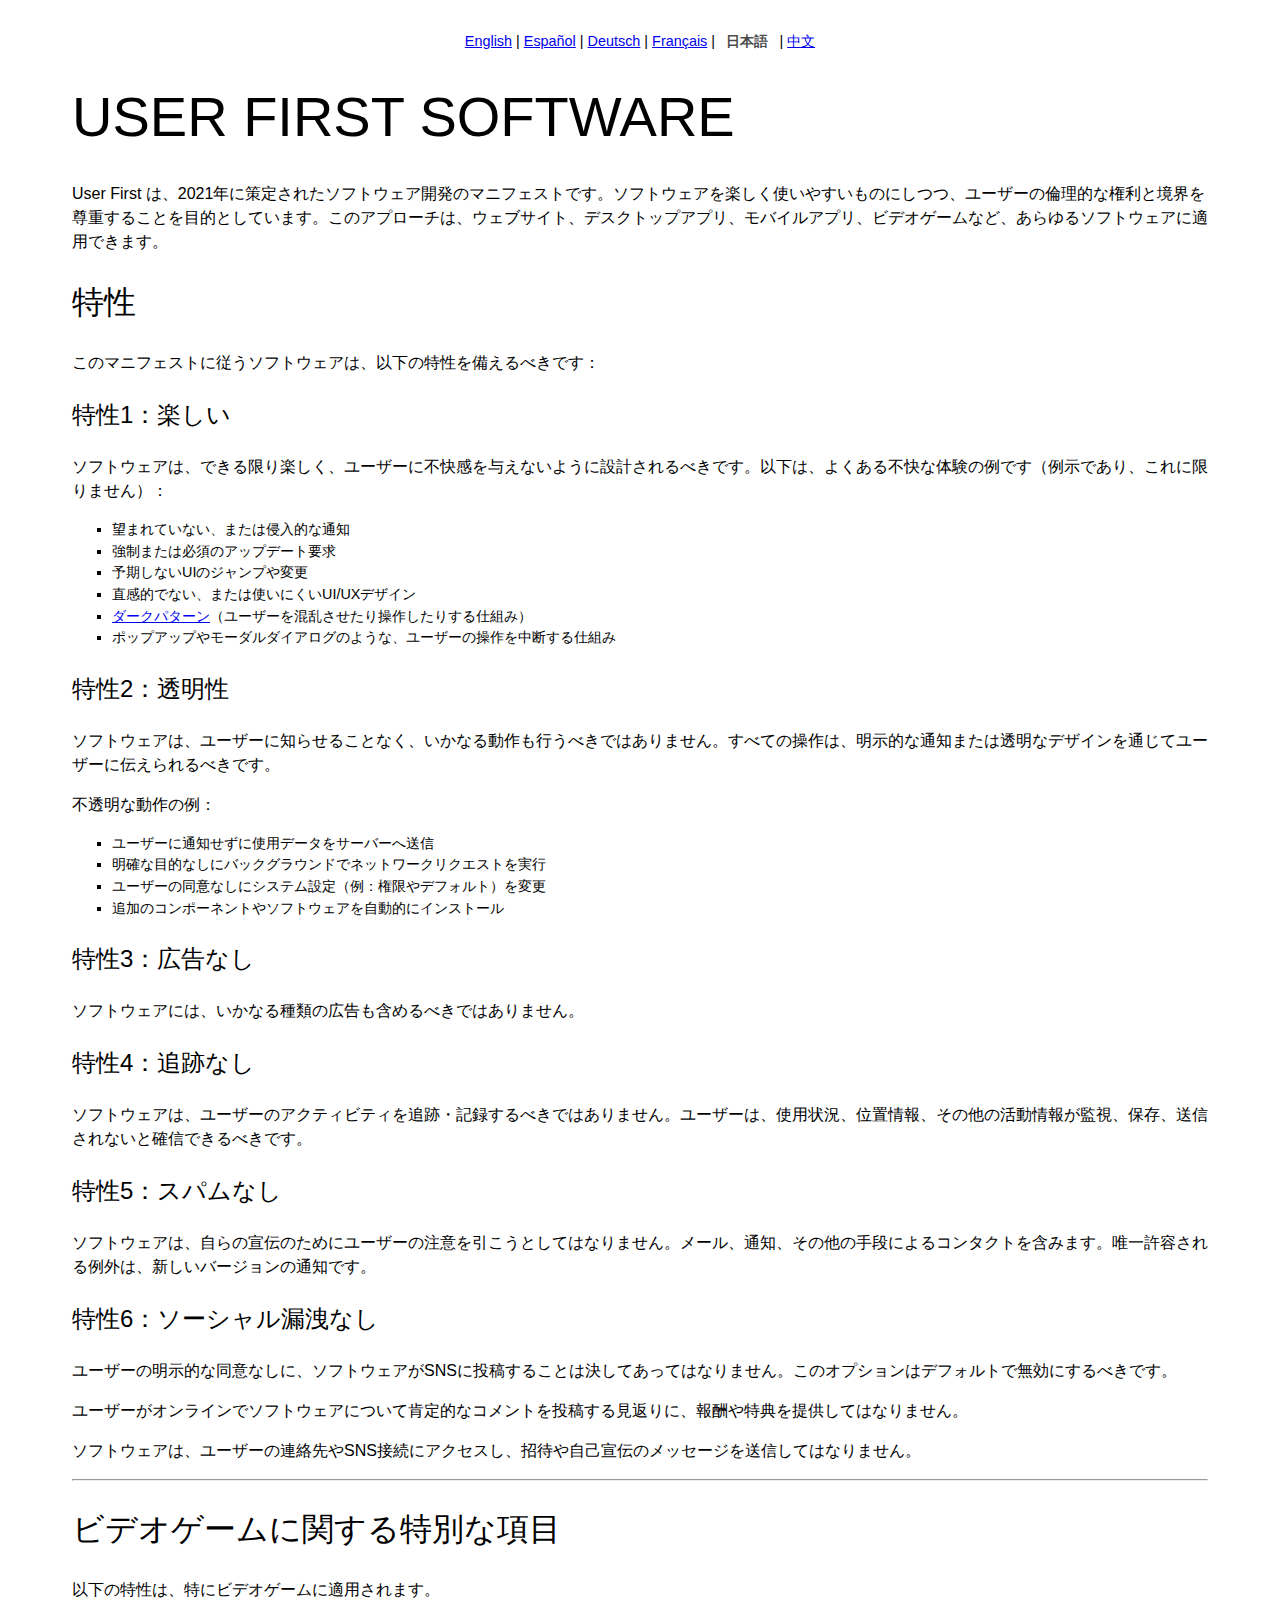
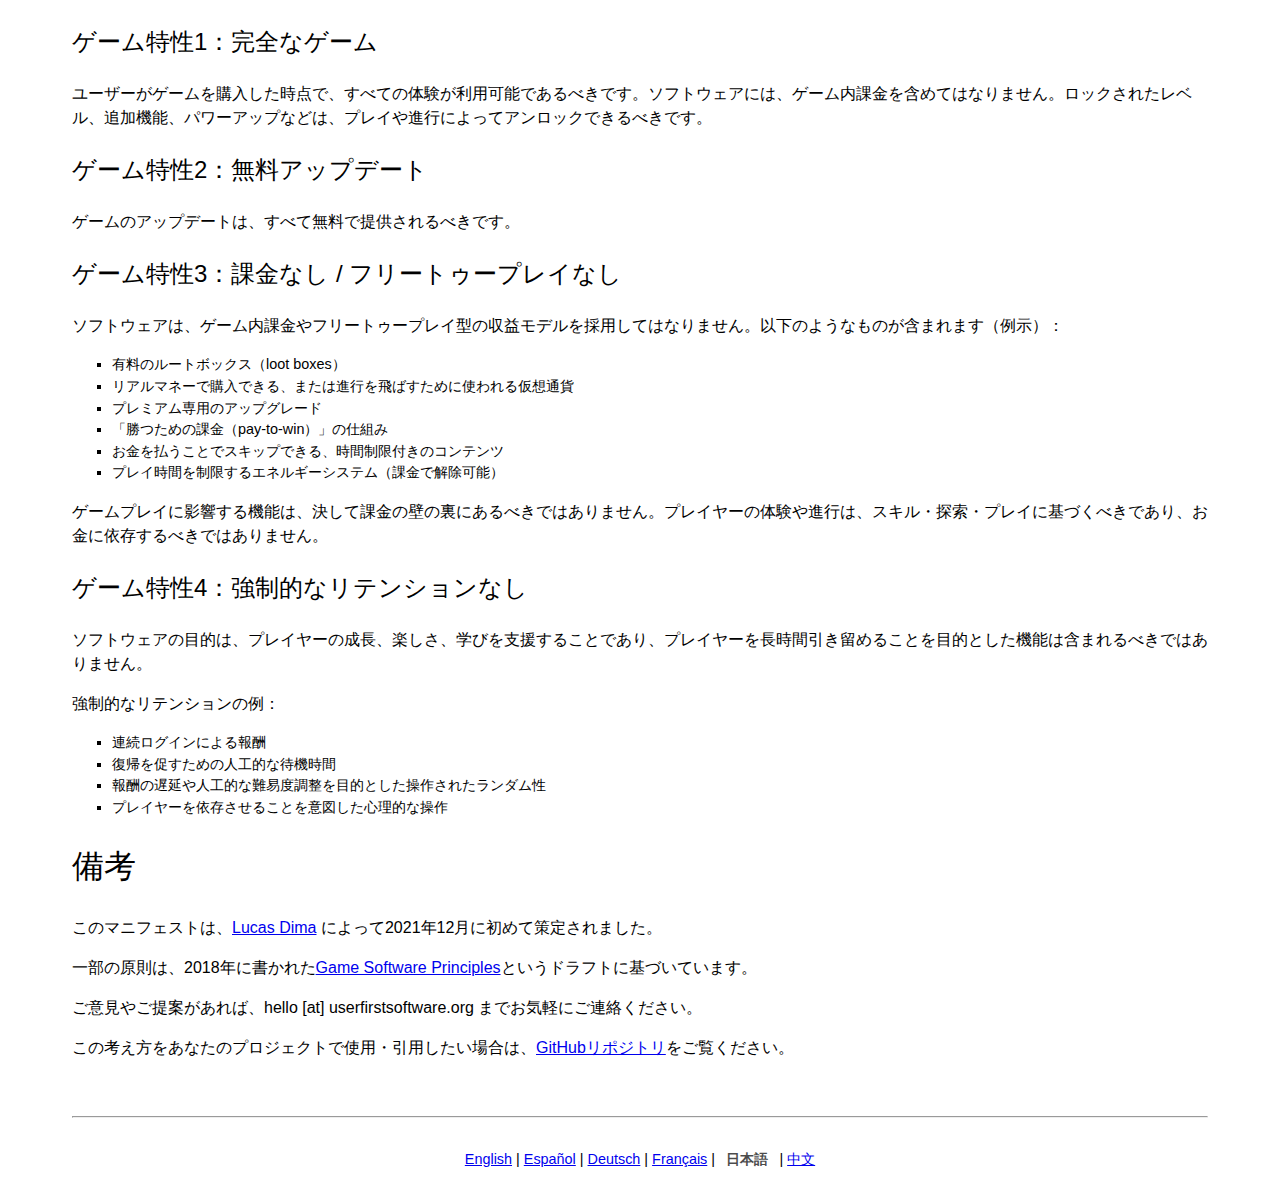
<file: ja/index.html>
<!doctype html>
<html lang="ja">
<head>
  <meta charset="utf-8">
  <meta name="viewport" content="width=device-width, initial-scale=1">
  <title>User First Software — 倫理的なソフトウェアのためのマニフェスト</title>
  <meta name="description" content="User First Software は、ユーザーを尊重する倫理的なソフトウェア開発のためのマニフェストです。2021年に策定されました。">
  <meta name="author" content="Lucas Dima">
  <link rel="stylesheet" href="/styles.css">
</head>

<body>

<div class="language-switcher">
  <a href="/">English</a> |
  <a href="/es/">Español</a> |
  <a href="/de/">Deutsch</a> |
  <a href="/fr/">Français</a> |
  <span>日本語</span> |
  <a href="/zh/">中文</a>
</div>

<h1>User First Software</h1>
<p>
  User First は、2021年に策定されたソフトウェア開発のマニフェストです。ソフトウェアを楽しく使いやすいものにしつつ、ユーザーの倫理的な権利と境界を尊重することを目的としています。このアプローチは、ウェブサイト、デスクトップアプリ、モバイルアプリ、ビデオゲームなど、あらゆるソフトウェアに適用できます。
</p>

<h2>特性</h2>
<p>
  このマニフェストに従うソフトウェアは、以下の特性を備えるべきです：
</p>

<h3>特性1：楽しい</h3>
<p>
  ソフトウェアは、できる限り楽しく、ユーザーに不快感を与えないように設計されるべきです。以下は、よくある不快な体験の例です（例示であり、これに限りません）：
</p>
<ul>
  <li>望まれていない、または侵入的な通知</li>
  <li>強制または必須のアップデート要求</li>
  <li>予期しないUIのジャンプや変更</li>
  <li>直感的でない、または使いにくいUI/UXデザイン</li>
  <li><a href="https://www.deceptive.design/types">ダークパターン</a>（ユーザーを混乱させたり操作したりする仕組み）</li>
  <li>ポップアップやモーダルダイアログのような、ユーザーの操作を中断する仕組み</li>
</ul>

<h3>特性2：透明性</h3>
<p>
  ソフトウェアは、ユーザーに知らせることなく、いかなる動作も行うべきではありません。すべての操作は、明示的な通知または透明なデザインを通じてユーザーに伝えられるべきです。
</p>
<p>
  不透明な動作の例：
</p>
<ul>
  <li>ユーザーに通知せずに使用データをサーバーへ送信</li>
  <li>明確な目的なしにバックグラウンドでネットワークリクエストを実行</li>
  <li>ユーザーの同意なしにシステム設定（例：権限やデフォルト）を変更</li>
  <li>追加のコンポーネントやソフトウェアを自動的にインストール</li>
</ul>

<h3>特性3：広告なし</h3>
<p>
  ソフトウェアには、いかなる種類の広告も含めるべきではありません。
</p>

<h3>特性4：追跡なし</h3>
<p>
  ソフトウェアは、ユーザーのアクティビティを追跡・記録するべきではありません。ユーザーは、使用状況、位置情報、その他の活動情報が監視、保存、送信されないと確信できるべきです。
</p>

<h3>特性5：スパムなし</h3>
<p>
  ソフトウェアは、自らの宣伝のためにユーザーの注意を引こうとしてはなりません。メール、通知、その他の手段によるコンタクトを含みます。唯一許容される例外は、新しいバージョンの通知です。
</p>

<h3>特性6：ソーシャル漏洩なし</h3>
<p>
  ユーザーの明示的な同意なしに、ソフトウェアがSNSに投稿することは決してあってはなりません。このオプションはデフォルトで無効にするべきです。
</p>
<p>
  ユーザーがオンラインでソフトウェアについて肯定的なコメントを投稿する見返りに、報酬や特典を提供してはなりません。
</p>
<p>
  ソフトウェアは、ユーザーの連絡先やSNS接続にアクセスし、招待や自己宣伝のメッセージを送信してはなりません。
</p>

<hr>

<h2>ビデオゲームに関する特別な項目</h2>
<p>
  以下の特性は、特にビデオゲームに適用されます。
</p>

<h3>ゲーム特性1：完全なゲーム</h3>
<p>
  ユーザーがゲームを購入した時点で、すべての体験が利用可能であるべきです。ソフトウェアには、ゲーム内課金を含めてはなりません。ロックされたレベル、追加機能、パワーアップなどは、プレイや進行によってアンロックできるべきです。
</p>

<h3>ゲーム特性2：無料アップデート</h3>
<p>
  ゲームのアップデートは、すべて無料で提供されるべきです。
</p>

<h3>ゲーム特性3：課金なし / フリートゥープレイなし</h3>
<p>
  ソフトウェアは、ゲーム内課金やフリートゥープレイ型の収益モデルを採用してはなりません。以下のようなものが含まれます（例示）：
</p>
<ul>
  <li>有料のルートボックス（loot boxes）</li>
  <li>リアルマネーで購入できる、または進行を飛ばすために使われる仮想通貨</li>
  <li>プレミアム専用のアップグレード</li>
  <li>「勝つための課金（pay-to-win）」の仕組み</li>
  <li>お金を払うことでスキップできる、時間制限付きのコンテンツ</li>
  <li>プレイ時間を制限するエネルギーシステム（課金で解除可能）</li>
</ul>
<p>
  ゲームプレイに影響する機能は、決して課金の壁の裏にあるべきではありません。プレイヤーの体験や進行は、スキル・探索・プレイに基づくべきであり、お金に依存するべきではありません。
</p>

<h3>ゲーム特性4：強制的なリテンションなし</h3>
<p>
  ソフトウェアの目的は、プレイヤーの成長、楽しさ、学びを支援することであり、プレイヤーを長時間引き留めることを目的とした機能は含まれるべきではありません。
</p>
<p>
  強制的なリテンションの例：
</p>
<ul>
  <li>連続ログインによる報酬</li>
  <li>復帰を促すための人工的な待機時間</li>
  <li>報酬の遅延や人工的な難易度調整を目的とした操作されたランダム性</li>
  <li>プレイヤーを依存させることを意図した心理的な操作</li>
</ul>

<h2>備考</h2>
<p>
  このマニフェストは、<a href="https://linktree.lucasdima.com/">Lucas Dima</a> によって2021年12月に初めて策定されました。
</p>
<p>
  一部の原則は、2018年に書かれた<a href="http://arithmomania.lucasdima.com/2018/05/13/software-manifesto-5/">Game Software Principles</a>というドラフトに基づいています。
</p>
<p>
  ご意見やご提案があれば、hello [at] userfirstsoftware.org までお気軽にご連絡ください。
</p>
<p>
  この考え方をあなたのプロジェクトで使用・引用したい場合は、<a href="https://github.com/lucdima/user-first-software">GitHubリポジトリ</a>をご覧ください。
</p>

<p>&nbsp;</p>
<hr>

<div class="language-switcher">
  <a href="/">English</a> |
  <a href="/es/">Español</a> |
  <a href="/de/">Deutsch</a> |
  <a href="/fr/">Français</a> |
  <span>日本語</span> |
  <a href="/zh/">中文</a>
</div>

</body>
</html>
</file>
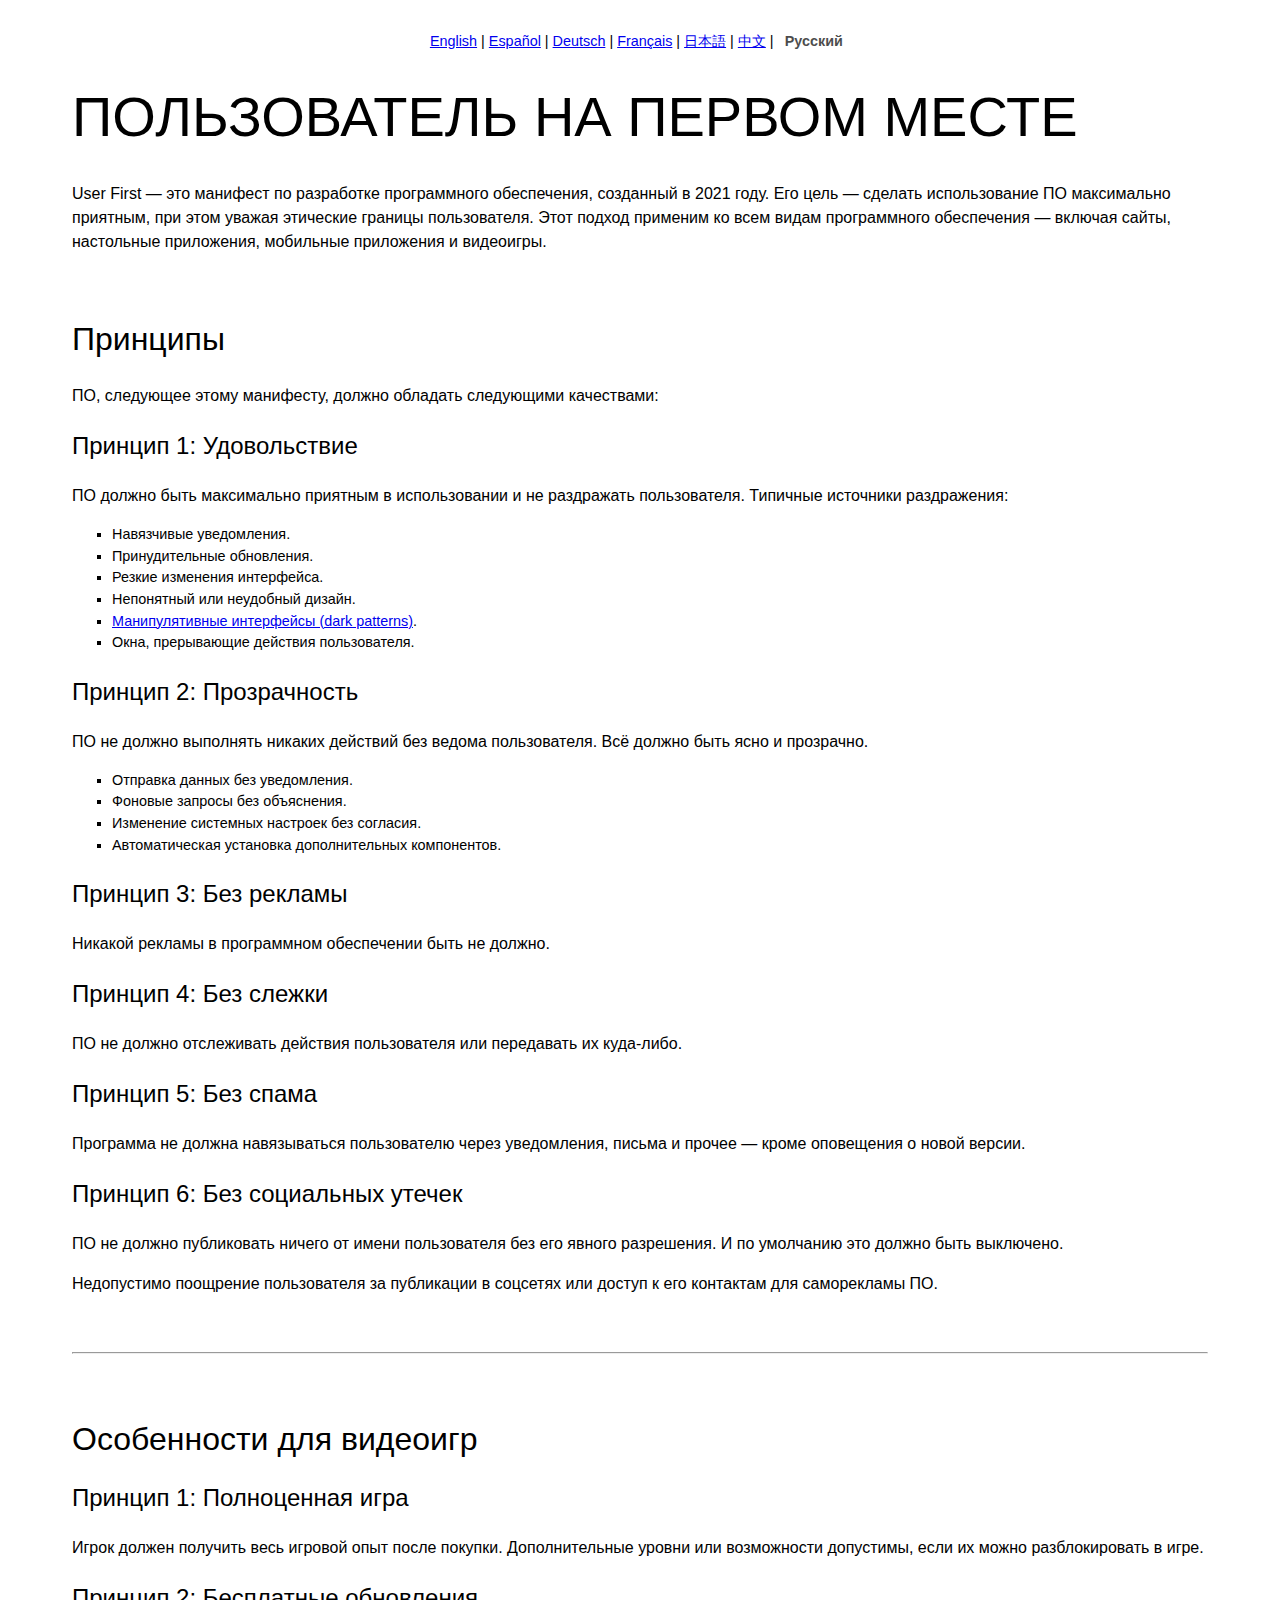
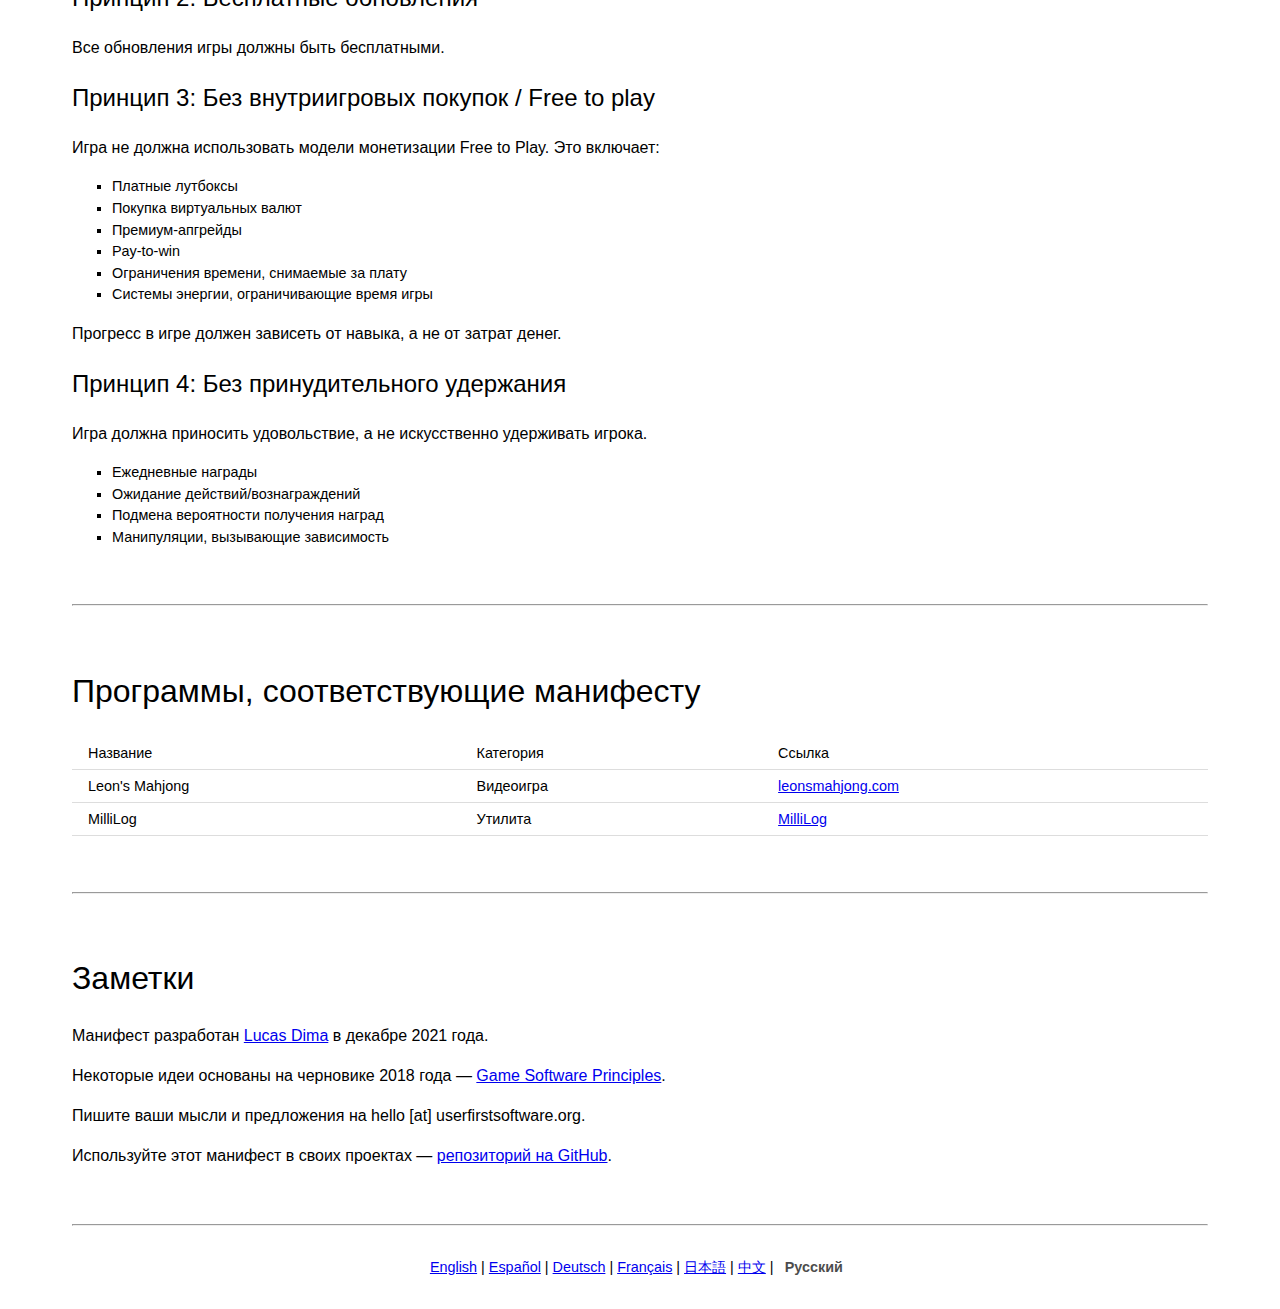
<file: ru/index.html>
<!doctype html>
<html lang="ru">
<head>
  <meta charset="utf-8">
  <meta name="viewport" content="width=device-width, initial-scale=1">
  <title>User First Software — Манифест этичного программного обеспечения</title>
  <meta name="description" content="User First Software — это манифест этичного, уважающего пользователя программного обеспечения, созданный в 2021 году.">
  <meta name="author" content="Lucas Dima">

  <link rel="apple-touch-icon" sizes="180x180" href="/apple-touch-icon.png">
  <link rel="icon" type="image/png" sizes="32x32" href="/favicon-32x32.png">
  <link rel="icon" type="image/png" sizes="16x16" href="/favicon-16x16.png">
  <link rel="manifest" href="/site.webmanifest">

  <script type="application/ld+json">
  {
    "@context": "https://schema.org",
    "@type": "CreativeWork",
    "name": "User First Software Manifesto",
    "url": "https://userfirstsoftware.org/ru/",
    "description": "A software development manifesto established in 2021 promoting ethical, user-respecting software — no ads, no tracking, no spam, and full transparency. Applicable to websites, desktop apps, mobile apps, and videogames.",
    "author": {
      "@type": "Person",
      "name": "Lucas Dima",
      "url": "https://links.lucasdima.com"
    },
    "datePublished": "2021-12",
    "inLanguage": "ru",
    "license": "https://www.gnu.org/licenses/gpl-3.0.html",
    "availableLanguage": ["en", "es", "de", "fr", "ja", "zh", "ru"]
  }
  </script>

  <style>
    body {
    background: #fff;
    color: #000;
    font-family: Helvetica,Arial,sans-serif;
    text-align: left;
    padding-left: 5%;
    padding-right: 5%;
}

h1 {
    text-transform: uppercase;
    font-size: 3.5rem;
    font-weight: 100;
    line-height: 1;
}

h2 {
    font-size: 2rem;
    font-weight: 400;
}

h3 {
    font-size: 1.5rem;
    font-weight: 400;
}

p {
    font-size: 1rem;
    font-weight: 100;
    line-height: 1.5;
}

li {
    font-size: 0.9rem;
    line-height: 1.5;
    font-weight: 100;
    list-style-type: square;
}

.language-switcher {
    text-align: center;
    margin: 2rem 0;
    font-size: 0.9rem;
    /*opacity: 0.2;*/
}

.language-switcher span {
    margin: 0 0.5em;
    color: inherit;
    opacity: 0.7;
    font-weight: bold;
}

table {
    width: 100%;
    border-collapse: collapse;
    margin: 1rem 0;
}

th, td {
    text-align: left;
    padding: 0.5rem 1rem;
    border-bottom: 1px solid #ddd;
    font-size: 0.9rem;
    font-weight: 100;
}

th {
    font-weight: 400;
}

  </style>
</head>

<body>

<div class="language-switcher">
  <a href="/">English</a> |
  <a href="/es/">Español</a> |
  <a href="/de/">Deutsch</a> |
  <a href="/fr/">Français</a> |
  <a href="/ja/">日本語</a> |
  <a href="/zh/">中文</a> |
  <span>Русский</span>
</div>

<h1>Пользователь на первом месте</h1>
<p>
  User First — это манифест по разработке программного обеспечения, созданный в 2021 году. Его цель — сделать использование ПО максимально приятным, при этом уважая этические границы пользователя. Этот подход применим ко всем видам программного обеспечения — включая сайты, настольные приложения, мобильные приложения и видеоигры.
</p>
<p>&nbsp;</p>
<h2>Принципы</h2>
<p>ПО, следующее этому манифесту, должно обладать следующими качествами:</p>

<h3>Принцип 1: Удовольствие</h3>
<p>ПО должно быть максимально приятным в использовании и не раздражать пользователя. Типичные источники раздражения:</p>
<ul>
  <li>Навязчивые уведомления.</li>
  <li>Принудительные обновления.</li>
  <li>Резкие изменения интерфейса.</li>
  <li>Непонятный или неудобный дизайн.</li>
  <li><a href="https://www.deceptive.design/types">Манипулятивные интерфейсы (dark patterns)</a>.</li>
  <li>Окна, прерывающие действия пользователя.</li>
</ul>

<h3>Принцип 2: Прозрачность</h3>
<p>ПО не должно выполнять никаких действий без ведома пользователя. Всё должно быть ясно и прозрачно.</p>
<ul>
  <li>Отправка данных без уведомления.</li>
  <li>Фоновые запросы без объяснения.</li>
  <li>Изменение системных настроек без согласия.</li>
  <li>Автоматическая установка дополнительных компонентов.</li>
</ul>

<h3>Принцип 3: Без рекламы</h3>
<p>Никакой рекламы в программном обеспечении быть не должно.</p>

<h3>Принцип 4: Без слежки</h3>
<p>ПО не должно отслеживать действия пользователя или передавать их куда-либо.</p>

<h3>Принцип 5: Без спама</h3>
<p>Программа не должна навязываться пользователю через уведомления, письма и прочее — кроме оповещения о новой версии.</p>

<h3>Принцип 6: Без социальных утечек</h3>
<p>ПО не должно публиковать ничего от имени пользователя без его явного разрешения. И по умолчанию это должно быть выключено.</p>
<p>Недопустимо поощрение пользователя за публикации в соцсетях или доступ к его контактам для саморекламы ПО.</p>

<p>&nbsp;</p>
<hr>
<p>&nbsp;</p>
<h2>Особенности для видеоигр</h2>

<h3>Принцип 1: Полноценная игра</h3>
<p>Игрок должен получить весь игровой опыт после покупки. Дополнительные уровни или возможности допустимы, если их можно разблокировать в игре.</p>

<h3>Принцип 2: Бесплатные обновления</h3>
<p>Все обновления игры должны быть бесплатными.</p>

<h3>Принцип 3: Без внутриигровых покупок / Free to play</h3>
<p>Игра не должна использовать модели монетизации Free to Play. Это включает:</p>
<ul>
  <li>Платные лутбоксы</li>
  <li>Покупка виртуальных валют</li>
  <li>Премиум-апгрейды</li>
  <li>Pay-to-win</li>
  <li>Ограничения времени, снимаемые за плату</li>
  <li>Системы энергии, ограничивающие время игры</li>
</ul>
<p>Прогресс в игре должен зависеть от навыка, а не от затрат денег.</p>

<h3>Принцип 4: Без принудительного удержания</h3>
<p>Игра должна приносить удовольствие, а не искусственно удерживать игрока.</p>
<ul>
  <li>Ежедневные награды</li>
  <li>Ожидание действий/вознаграждений</li>
  <li>Подмена вероятности получения наград</li>
  <li>Манипуляции, вызывающие зависимость</li>
</ul>

<p>&nbsp;</p>
<hr>
<p>&nbsp;</p>
<h2>Программы, соответствующие манифесту</h2>
<table>
  <tr>
    <th>Название</th>
    <th>Категория</th>
    <th>Ссылка</th>
  </tr>
  <tr>
    <td>Leon's Mahjong</td>
    <td>Видеоигра</td>
    <td><a target="_blank" href="https://leonsmahjong.com">leonsmahjong.com</a></td>
  </tr>
  <tr>
    <td>MilliLog</td>
    <td>Утилита</td>
    <td><a target="_blank" href="https://millilog.app">MilliLog</a></td>
  </tr>

</table>
<p>&nbsp;</p>
<hr>
<p>&nbsp;</p>
<h2>Заметки</h2>
<p>
  Манифест разработан <a href="https://linktree.lucasdima.com/">Lucas Dima</a> в декабре 2021 года.
</p>
<p>
  Некоторые идеи основаны на черновике 2018 года — <a href="http://arithmomania.lucasdima.com/2018/05/13/software-manifesto-5/">Game Software Principles</a>.
</p>
<p>
  Пишите ваши мысли и предложения на hello [at] userfirstsoftware.org.
</p>
<p>
  Используйте этот манифест в своих проектах — <a href="https://github.com/lucdima/user-first-software">репозиторий на GitHub</a>.
</p>
<p>&nbsp;</p>
<hr>
<div class="language-switcher">
  <a href="/">English</a> |
  <a href="/es/">Español</a> |
  <a href="/de/">Deutsch</a> |
  <a href="/fr/">Français</a> |
  <a href="/ja/">日本語</a> |
  <a href="/zh/">中文</a> |
  <span>Русский</span>
</div>
</body>
</html>
</file>
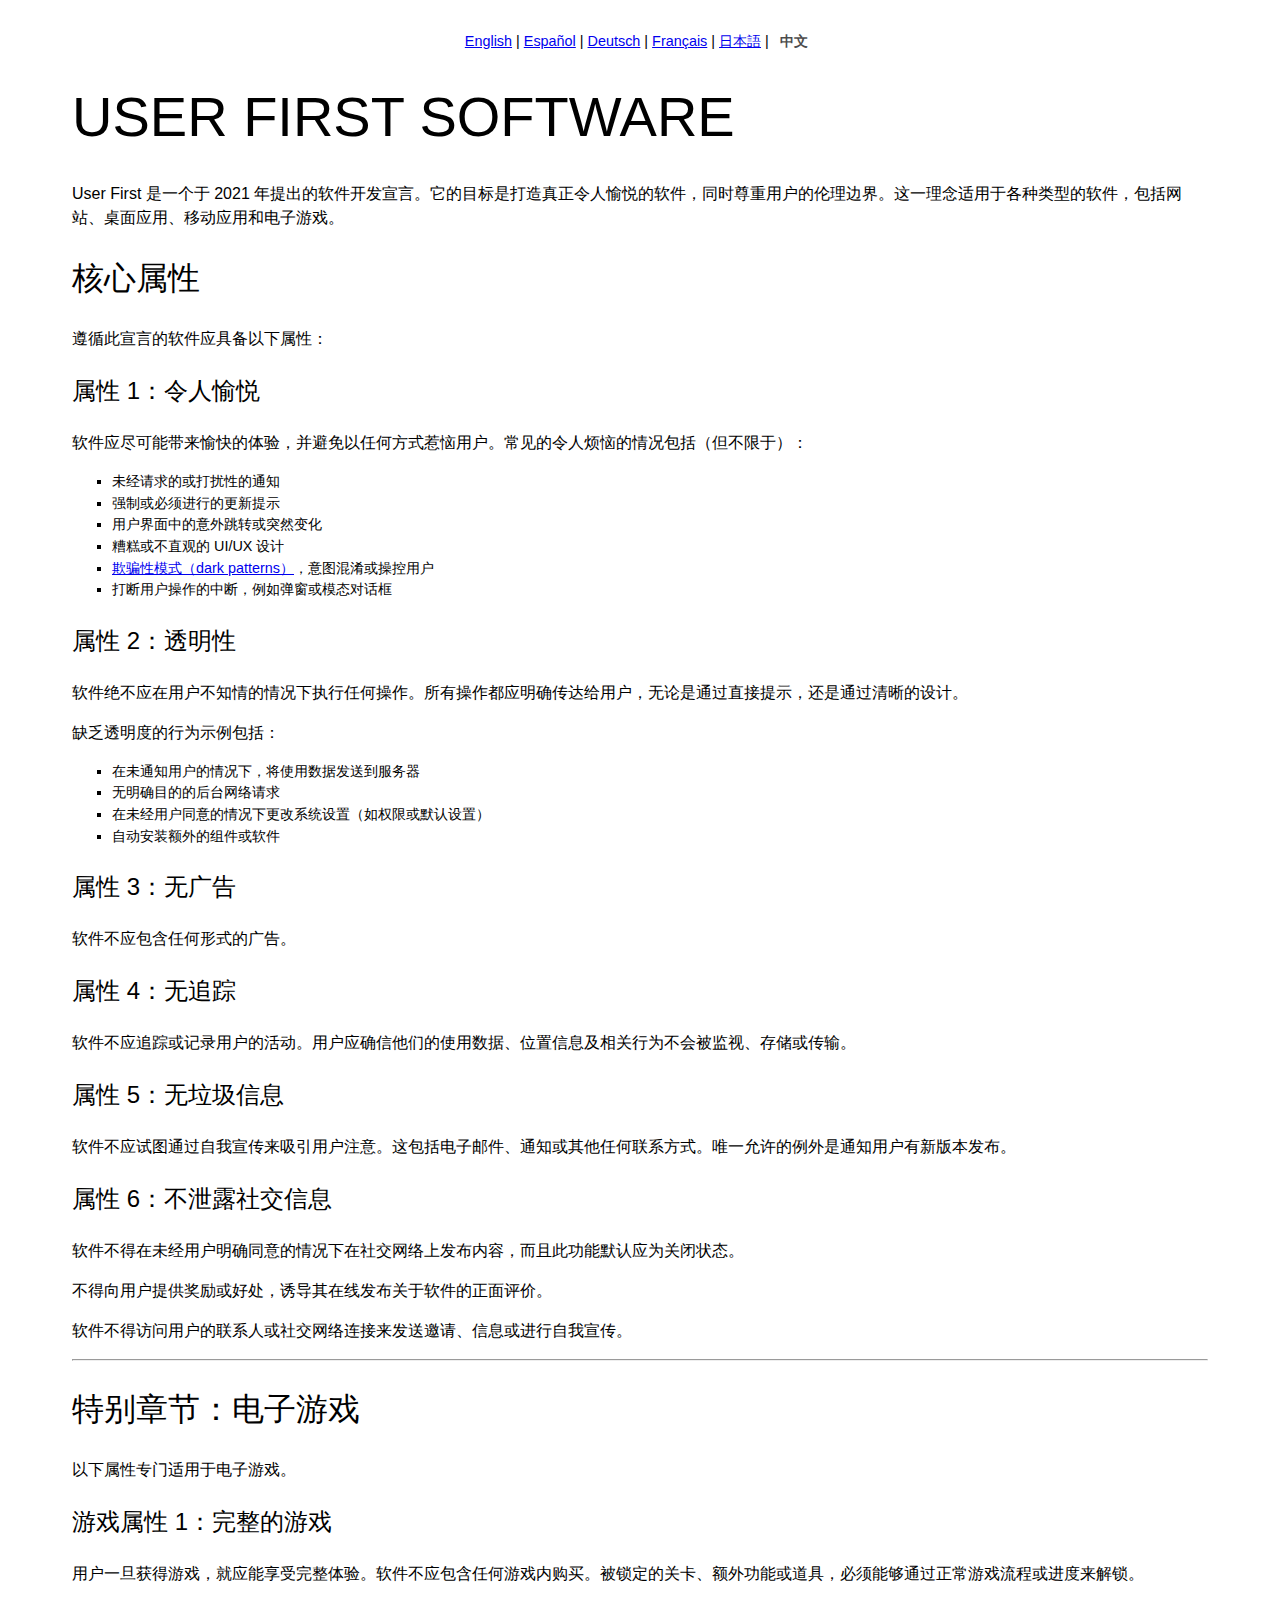
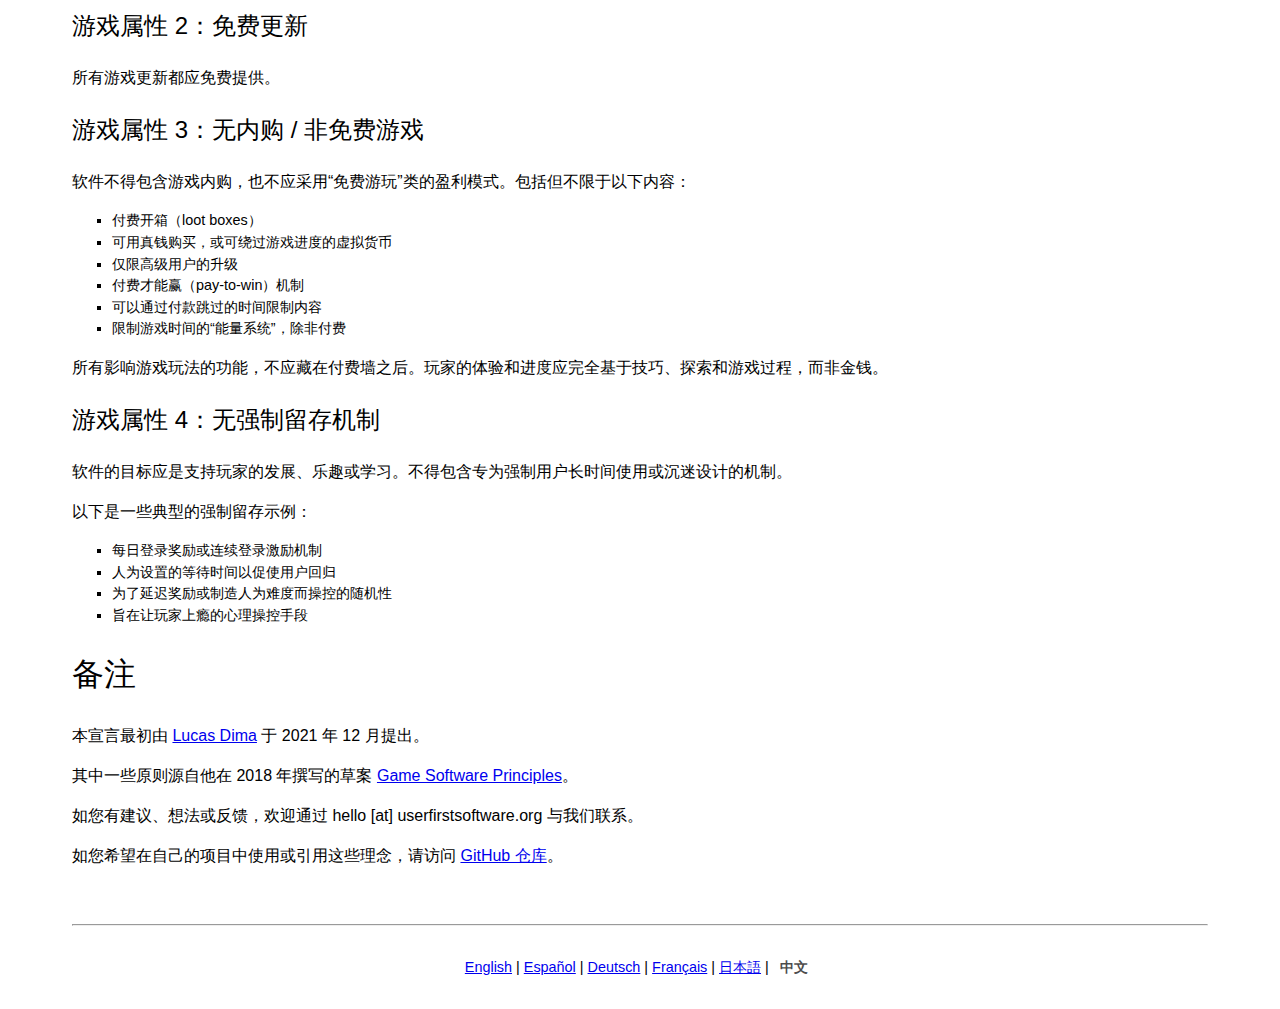
<file: zh/index.html>
<!doctype html>
<html lang="zh">
<head>
  <meta charset="utf-8">
  <meta name="viewport" content="width=device-width, initial-scale=1">
  <title>User First Software — 一个面向伦理软件的宣言</title>
  <meta name="description" content="User First Software 是一个面向伦理、尊重用户的软件开发宣言，发布于 2021 年。">
  <meta name="author" content="Lucas Dima">
  <link rel="stylesheet" href="/styles.css">
</head>

<body>

<div class="language-switcher">
  <a href="/">English</a> |
  <a href="/es/">Español</a> |
  <a href="/de/">Deutsch</a> |
  <a href="/fr/">Français</a> |
  <a href="/ja/">日本語</a> |
  <span>中文</span>
</div>

<h1>User First Software</h1>
<p>
  User First 是一个于 2021 年提出的软件开发宣言。它的目标是打造真正令人愉悦的软件，同时尊重用户的伦理边界。这一理念适用于各种类型的软件，包括网站、桌面应用、移动应用和电子游戏。
</p>

<h2>核心属性</h2>
<p>
  遵循此宣言的软件应具备以下属性：
</p>

<h3>属性 1：令人愉悦</h3>
<p>
  软件应尽可能带来愉快的体验，并避免以任何方式惹恼用户。常见的令人烦恼的情况包括（但不限于）：
</p>
<ul>
  <li>未经请求的或打扰性的通知</li>
  <li>强制或必须进行的更新提示</li>
  <li>用户界面中的意外跳转或突然变化</li>
  <li>糟糕或不直观的 UI/UX 设计</li>
  <li><a href="https://www.deceptive.design/types">欺骗性模式（dark patterns）</a>，意图混淆或操控用户</li>
  <li>打断用户操作的中断，例如弹窗或模态对话框</li>
</ul>

<h3>属性 2：透明性</h3>
<p>
  软件绝不应在用户不知情的情况下执行任何操作。所有操作都应明确传达给用户，无论是通过直接提示，还是通过清晰的设计。
</p>
<p>
  缺乏透明度的行为示例包括：
</p>
<ul>
  <li>在未通知用户的情况下，将使用数据发送到服务器</li>
  <li>无明确目的的后台网络请求</li>
  <li>在未经用户同意的情况下更改系统设置（如权限或默认设置）</li>
  <li>自动安装额外的组件或软件</li>
</ul>

<h3>属性 3：无广告</h3>
<p>
  软件不应包含任何形式的广告。
</p>

<h3>属性 4：无追踪</h3>
<p>
  软件不应追踪或记录用户的活动。用户应确信他们的使用数据、位置信息及相关行为不会被监视、存储或传输。
</p>

<h3>属性 5：无垃圾信息</h3>
<p>
  软件不应试图通过自我宣传来吸引用户注意。这包括电子邮件、通知或其他任何联系方式。唯一允许的例外是通知用户有新版本发布。
</p>

<h3>属性 6：不泄露社交信息</h3>
<p>
  软件不得在未经用户明确同意的情况下在社交网络上发布内容，而且此功能默认应为关闭状态。
</p>
<p>
  不得向用户提供奖励或好处，诱导其在线发布关于软件的正面评价。
</p>
<p>
  软件不得访问用户的联系人或社交网络连接来发送邀请、信息或进行自我宣传。
</p>

<hr>

<h2>特别章节：电子游戏</h2>
<p>
  以下属性专门适用于电子游戏。
</p>

<h3>游戏属性 1：完整的游戏</h3>
<p>
  用户一旦获得游戏，就应能享受完整体验。软件不应包含任何游戏内购买。被锁定的关卡、额外功能或道具，必须能够通过正常游戏流程或进度来解锁。
</p>

<h3>游戏属性 2：免费更新</h3>
<p>
  所有游戏更新都应免费提供。
</p>

<h3>游戏属性 3：无内购 / 非免费游戏</h3>
<p>
  软件不得包含游戏内购，也不应采用“免费游玩”类的盈利模式。包括但不限于以下内容：
</p>
<ul>
  <li>付费开箱（loot boxes）</li>
  <li>可用真钱购买，或可绕过游戏进度的虚拟货币</li>
  <li>仅限高级用户的升级</li>
  <li>付费才能赢（pay-to-win）机制</li>
  <li>可以通过付款跳过的时间限制内容</li>
  <li>限制游戏时间的“能量系统”，除非付费</li>
</ul>
<p>
  所有影响游戏玩法的功能，不应藏在付费墙之后。玩家的体验和进度应完全基于技巧、探索和游戏过程，而非金钱。
</p>

<h3>游戏属性 4：无强制留存机制</h3>
<p>
  软件的目标应是支持玩家的发展、乐趣或学习。不得包含专为强制用户长时间使用或沉迷设计的机制。
</p>
<p>
  以下是一些典型的强制留存示例：
</p>
<ul>
  <li>每日登录奖励或连续登录激励机制</li>
  <li>人为设置的等待时间以促使用户回归</li>
  <li>为了延迟奖励或制造人为难度而操控的随机性</li>
  <li>旨在让玩家上瘾的心理操控手段</li>
</ul>

<h2>备注</h2>
<p>
  本宣言最初由 <a href="https://linktree.lucasdima.com/">Lucas Dima</a> 于 2021 年 12 月提出。
</p>
<p>
  其中一些原则源自他在 2018 年撰写的草案 <a href="http://arithmomania.lucasdima.com/2018/05/13/software-manifesto-5/">Game Software Principles</a>。
</p>
<p>
  如您有建议、想法或反馈，欢迎通过 hello [at] userfirstsoftware.org 与我们联系。
</p>
<p>
  如您希望在自己的项目中使用或引用这些理念，请访问 <a href="https://github.com/lucdima/user-first-software">GitHub 仓库</a>。
</p>

<p>&nbsp;</p>
<hr>

<div class="language-switcher">
  <a href="/">English</a> |
  <a href="/es/">Español</a> |
  <a href="/de/">Deutsch</a> |
  <a href="/fr/">Français</a> |
  <a href="/ja/">日本語</a> |
  <span>中文</span>
</div>

</body>
</html>
</file>
<file: styles.css>
body {
    background: #fff;
    color: #000;
    font-family: Helvetica,Arial,sans-serif;
    text-align: left;
    padding-left: 5%;
    padding-right: 5%;
}

h1 {
    text-transform: uppercase;
    font-size: 3.5rem;
    font-weight: 100;
    line-height: 1;
}

h2 {
    font-size: 2rem;
    font-weight: 400;
}

h3 {
    font-size: 1.5rem;
    font-weight: 400;
}

p {
    font-size: 1rem;
    font-weight: 100;
    line-height: 1.5;
}

li {
    font-size: 0.9rem;
    line-height: 1.5;
    font-weight: 100;
    list-style-type: square;
}

.language-switcher {
    text-align: center;
    margin: 2rem 0;
    font-size: 0.9rem;
    /*opacity: 0.2;*/
}

.language-switcher span {
    margin: 0 0.5em;
    color: inherit;
    opacity: 0.7;
    font-weight: bold;
}
</file>
